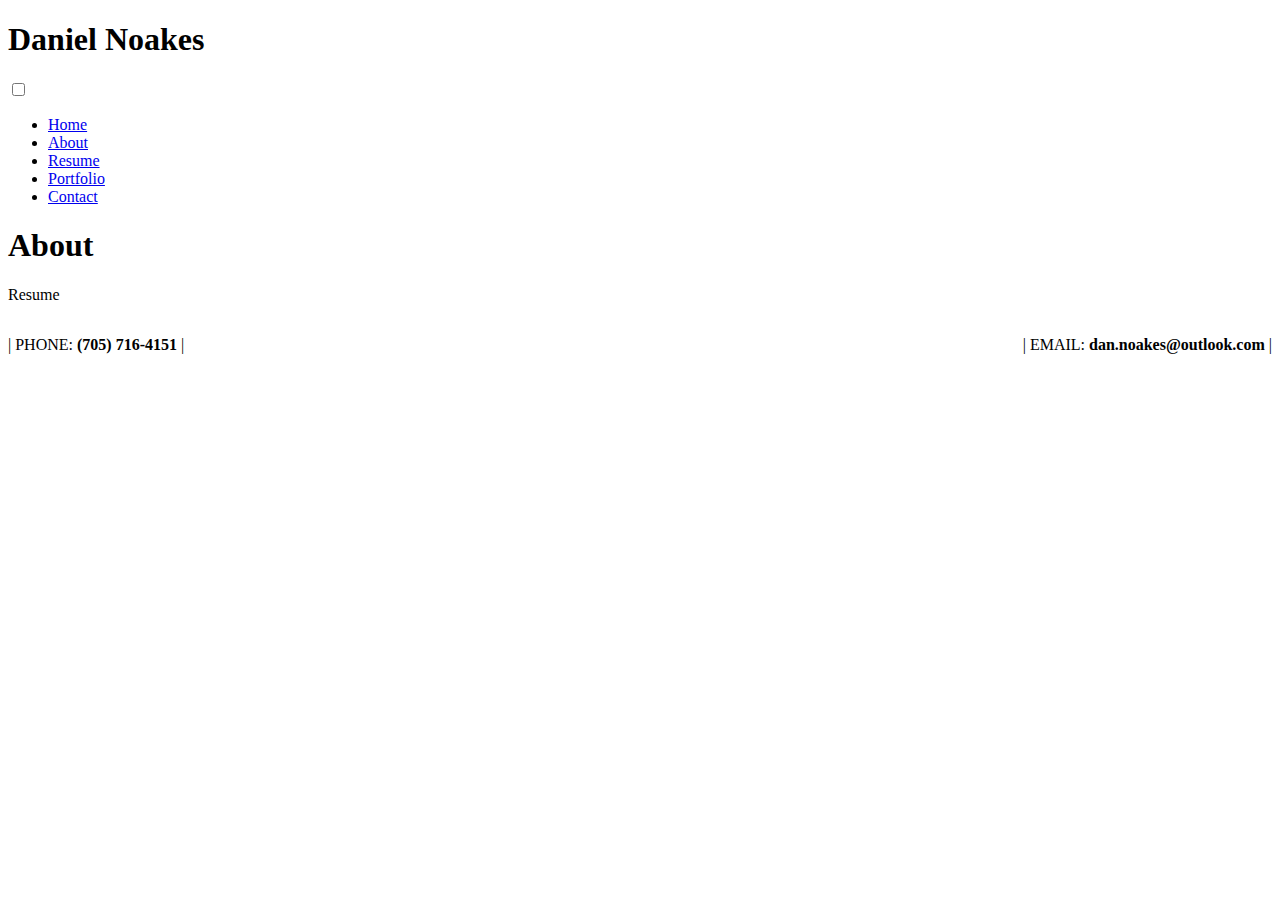
<file: Web/Index.html>
<!DOCTYPE html>
<html>
    <head>
        <title>Home Page</title>
        <meta charset="UTF-8">        
        <link rel="stylesheet" href="C:\Users\DanNo\Documents\PersonalWebPage\Web\Assets\style.css">
        <meta name="viewport" content="width=device-width, initial-scale=1">
    </head>
    <body>
        <!-- Navbar (sit on top) -->
        <header>
            <h1 class="logo">Daniel Noakes</h1>
            <input type="checkbox" id="nav-toggle" class="nav-toggle">
            <nav>
              <ul>
                <li><a href="#Home">Home</a></li>
                <li><a href="#About">About</a></li>
                <li><a href="#Resume">Resume</a></li>
                <li><a href="#">Portfolio</a></li>
                <li><a href="#Contact">Contact</a></li>
              </ul>
            </nav>
            <label for="nav-toggle" class="nav-toggle-label">
              <span></span>
            </label>
        </header>
           
        <!-- <div class="parallax">
              &nbsp;
            </div> -->

            <div class="container"  id="Home">
                <div class="parallax">
                </div>
            </div>
          
            <div class ="container2" id="About">
                <h1>About</h1>
            </div>

            <div class="container">
               <div class="parallax2">
               </div>
            </div>

            <div class ="container2" id="Resume">
                <p>Resume</p>
            </div>

            <div class="container">
                <div class="parallax3">
                </div>
            </div>
          
            <!-- <div class="row">
                <div class="column left">
                  <h2>Column 1</h2>
                  <p>Some text..</p>
                </div>
                <div class="column middle">
                  <h2>Column 2</h2>
                  <p>Some text..</p>
                </div>
                <div class="column right">
                  <h2>Column 3</h2>
                  <p>Some text..</p>
                </div>
              </div> -->
          <!-- <div class="content">
            <h2>Your content would go here</h2>
          </div> -->

        <!-- Footer Section -->
        <footer id="Contact">
            <div class="row" style="clear: both; text-align: center;">
                <!-- <div class="col-md-4"> -->
                        <p style="float: left">| PHONE: <b>(705) 716-4151</b> |</p>
                        <p style="float: right">| EMAIL: <b>dan.noakes@outlook.com</b> |</p>
                    <!-- <p style="text-align: center;">

                        <br><p>(705) 715-4151</p> | <p>dan.noakes@outlook.com </p>| <p><a href="...">LinkedIn</a></p>
                    </p>  -->
            </div>
        </footer>

    </body>
</html>
</file>
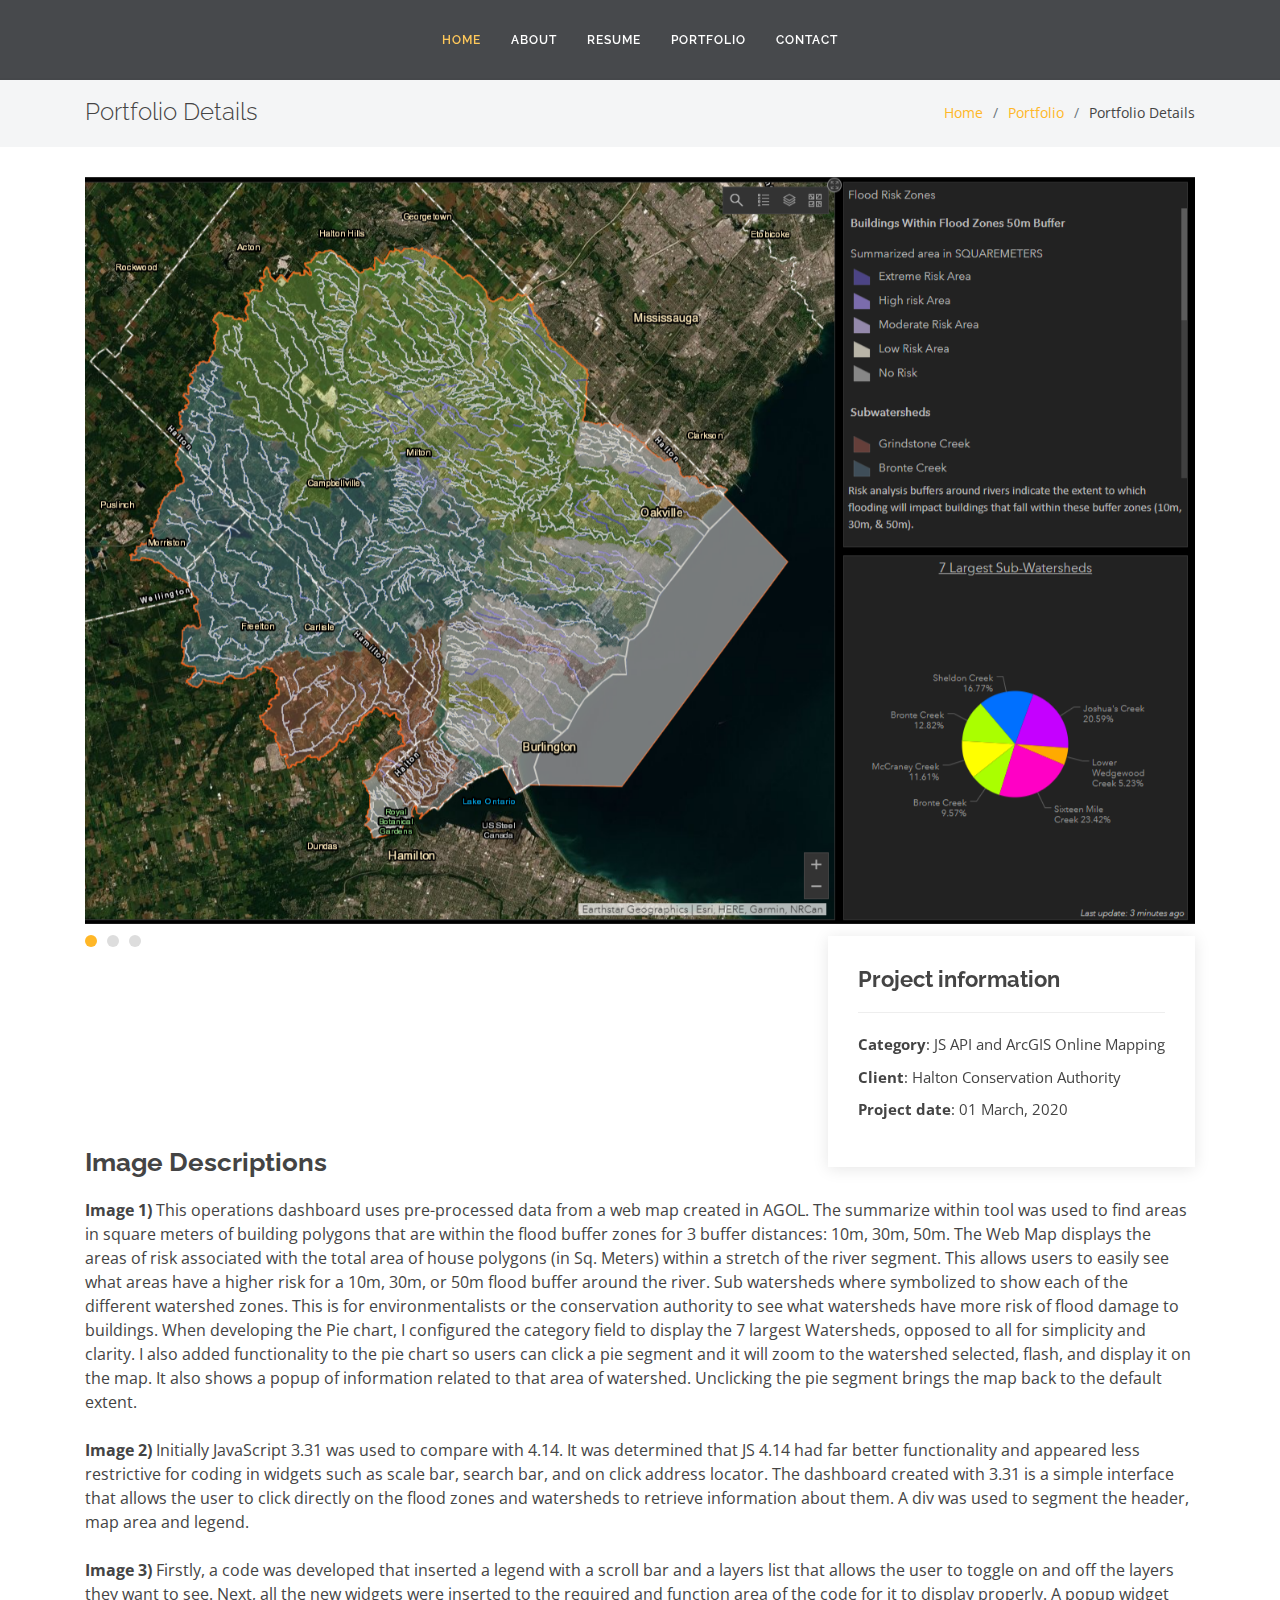
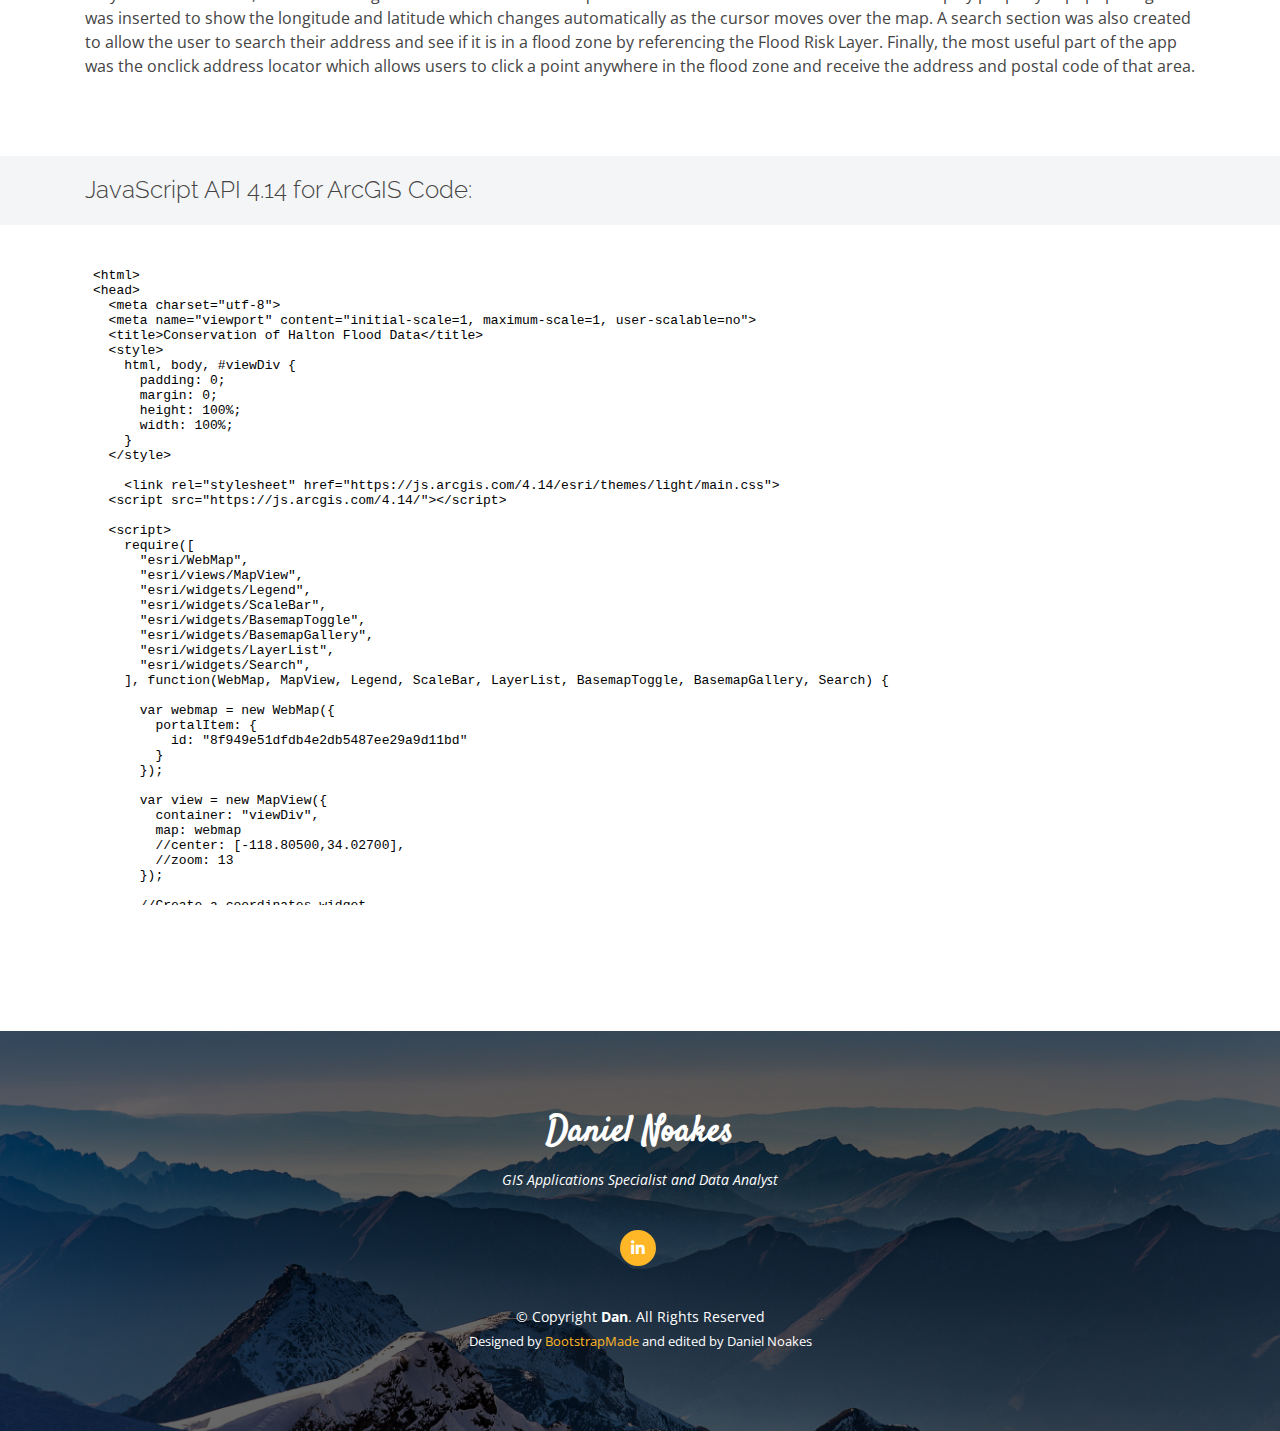
<file: Dan/FloodMapping.html>
<!DOCTYPE html>
<html lang="en">

<head>
  <meta charset="utf-8">
  <meta content="width=device-width, initial-scale=1.0" name="viewport">

  <title>Halton Flood Mapping</title>
  <meta content="" name="descriptison">
  <meta content="" name="keywords">

  <!-- Favicons -->
  <link href="assets/img/favicon.png" rel="icon">
  <link href="assets/img/apple-touch-icon.png" rel="apple-touch-icon">

  <!-- Google Fonts -->
  <link href="https://fonts.googleapis.com/css?family=Open+Sans:300,300i,400,400i,600,600i,700,700i|Raleway:300,300i,400,400i,500,500i,600,600i,700,700i|Satisfy" rel="stylesheet">

  <!-- Vendor CSS Files -->
  <link href="assets/vendor/bootstrap/css/bootstrap.min.css" rel="stylesheet">
  <link href="assets/vendor/icofont/icofont.min.css" rel="stylesheet">
  <link href="assets/vendor/boxicons/css/boxicons.min.css" rel="stylesheet">
  <link href="assets/vendor/owl.carousel/assets/owl.carousel.min.css" rel="stylesheet">
  <link href="assets/vendor/venobox/venobox.css" rel="stylesheet">

  <!-- Template Main CSS File -->
  <link href="assets/css/style.css" rel="stylesheet">

  <!-- =======================================================
  * Template Name: Laura - v2.1.0
  * Template URL: https://bootstrapmade.com/laura-free-creative-bootstrap-theme/
  * Author: BootstrapMade.com
  * License: https://bootstrapmade.com/license/
  ======================================================== -->
</head>

<body>

  <!-- ======= Header ======= -->
  <header id="header" class="fixed-top  d-flex justify-content-center align-items-center ">

    <nav class="nav-menu d-none d-lg-block">
      <ul>
          <li class="active"><a href="index.html">Home</a></li>
          <li><a href="index.html#about">About</a></li>
          <li><a href="index.html#resume">Resume</a></li>
          <li><a href="index.html#portfolio">Portfolio</a></li>
          <li><a href="index.html#contact">Contact</a></li>
  
      </ul>
    </nav><!-- .nav-menu -->

  </header><!-- End Header -->

  <main id="main">

    <!-- ======= Breadcrumbs Section ======= -->
    <section class="breadcrumbs">
      <div class="container">

        <div class="d-flex justify-content-between align-items-center">
          <h2>Portfolio Details</h2>
          <ol>
            <li><a href="index.html">Home</a></li>
            <li><a href="index.html#portfolio">Portfolio</a></li>
            <li>Portfolio Details</li>
          </ol>
        </div>

      </div>
    </section><!-- Breadcrumbs Section -->

    <!-- ======= Portfolio Details Section ======= -->
    <section class="portfolio-details">
      <div class="container">

        <div class="portfolio-details-container">

          <div class="owl-carousel portfolio-details-carousel">
            <img src="assets/img/portfolio/OD_Halton.jpg" class="img-fluid" alt="">
            <img src="assets/img/portfolio/FloodRisk_JSAPI3.PNG" class="img-fluid" alt="">
            <img src="assets/img/portfolio/FloodRisk_JSAPI4.PNG" class="img-fluid" alt="">
          </div>
            <br>
            <br>
            <br>
            <br>
            <br>
            <br>
          <div class="portfolio-info">

            <h3>Project information</h3>
            <ul>
              <li><strong>Category</strong>: JS API and ArcGIS Online Mapping</li>
              <li><strong>Client</strong>: Halton Conservation Authority</li>
              <li><strong>Project date</strong>: 01 March, 2020</li>
              <!-- <li><strong>Project URL</strong>: <a href="#">www.example.com</a></li> -->
            </ul>
          </div>

        </div>

        <div class="portfolio-description">
          <h2>Image Descriptions</h2>
          <p>
            <b>Image 1)</b> This operations dashboard uses pre-processed data from a web map created in AGOL. The summarize within tool was used to find areas in square meters of building polygons that are within the flood buffer zones for 3 buffer distances: 10m, 30m, 50m. The Web Map displays the areas of risk associated with the total area of house polygons (in Sq. Meters) within a stretch of the river segment. This allows users to easily see what areas have a higher risk for a 10m, 30m, or 50m flood buffer around the river. Sub watersheds where symbolized to show each of the different watershed zones. This is for environmentalists or the conservation authority to see what watersheds have more risk of flood damage to buildings. When developing the Pie chart, I configured the category field to display the 7 largest Watersheds, opposed to all for simplicity and clarity. I also added functionality to the pie chart so users can click a pie segment and it will zoom to the watershed selected, flash, and display it on the map. It also shows a popup of information related to that area of watershed. Unclicking the pie segment brings the map back to the default extent.
            <br>
            <br>
            <b>Image 2)</b> Initially JavaScript 3.31 was used to compare with 4.14. It was determined that JS 4.14 had far better functionality and appeared less restrictive for coding in widgets such as scale bar, search bar, and on click address locator. The dashboard created with 3.31 is a simple interface that allows the user to click directly on the flood zones and watersheds to retrieve information about them. A div was used to segment the header, map area and legend.
            <br>
            <br>
            <b>Image 3)</b> Firstly, a code was developed that inserted a legend with a scroll bar and a layers list that allows the user to toggle on and off the layers they want to see. Next, all the new widgets were inserted to the required and function area of the code for it to display properly. A popup widget was inserted to show the longitude and latitude which changes automatically as the cursor moves over the map. A search section was also created to allow the user to search their address and see if it is in a flood zone by referencing the Flood Risk Layer. Finally, the most useful part of the app was the onclick address locator which allows users to click a point anywhere in the flood zone and receive the address and postal code of that area.
          </p>
        </div> 
      </div>

    
    <section class="breadcrumbs">
     
        <div class="container">
          <div class="d-flex justify-content-between align-items-center">
            <h2>JavaScript API 4.14 for ArcGIS Code: </h2>
          </div>
  
        </div>
      </section><!-- Breadcrumbs Section -->
  
      <!-- ======= Portfolio Details Section ======= -->
      <section class="portfolio-details">
        <div class="container">
          <object data="assets/img/portfolio/JavaAPI.txt" type="text/plain"
          width="100%" style="height: 650px">
          <a href="/assets/img/portfolio/JavaAPI.txt">No Support?</a>
          </object>
        </div>
      </section>
    
    </section>
    <!-- End Portfolio Details Section -->

  </main><!-- End #main -->

  <!-- ======= Footer ======= -->
    <!-- ======= Footer ======= -->
    <footer id="footer">
        <div class="container">
          <h3>Daniel Noakes</h3>
          <p>GIS Applications Specialist and Data Analyst</p>
          <div class="social-links">
            <!-- <a href="#" class="instagram"><i class="bx bxl-instagram"></i></a>
            <a href="#" class="google-plus"><i class="bx bxl-skype"></i></a> -->
            <a href="https://www.linkedin.com/in/daniel-noakes-2576401a7/" class="linkedin"><i class="bx bxl-linkedin"></i></a>
          </div>
          <div class="copyright">
            &copy; Copyright <strong><span>Dan</span></strong>. All Rights Reserved
          </div>
          <div class="credits">
            <!-- All the links in the footer should remain intact. -->
            <!-- You can delete the links only if you purchased the pro version. -->
            <!-- Licensing information: https://bootstrapmade.com/license/ -->
            <!-- Purchase the pro version with working PHP/AJAX contact form: https://bootstrapmade.com/laura-free-creative-bootstrap-theme/ -->
            Designed by <a href="https://bootstrapmade.com/">BootstrapMade</a> and edited by Daniel Noakes
          </div>
        </div>
      </footer><!-- End Footer -->
    
      <a href="#" class="back-to-top"><i class="icofont-simple-up"></i></a>
    
      <!-- Vendor JS Files -->
      <script src="assets/vendor/jquery/jquery.min.js"></script>
      <script src="assets/vendor/bootstrap/js/bootstrap.bundle.min.js"></script>
      <script src="assets/vendor/jquery.easing/jquery.easing.min.js"></script>
      <script src="assets/vendor/php-email-form/validate.js"></script>
      <script src="assets/vendor/waypoints/jquery.waypoints.min.js"></script>
      <script src="assets/vendor/counterup/counterup.min.js"></script>
      <script src="assets/vendor/owl.carousel/owl.carousel.min.js"></script>
      <script src="assets/vendor/isotope-layout/isotope.pkgd.min.js"></script>
      <script src="assets/vendor/venobox/venobox.min.js"></script>
    
      <!-- Template Main JS File -->
      <script src="assets/js/main.js"></script>

</body>

</html>
</file>
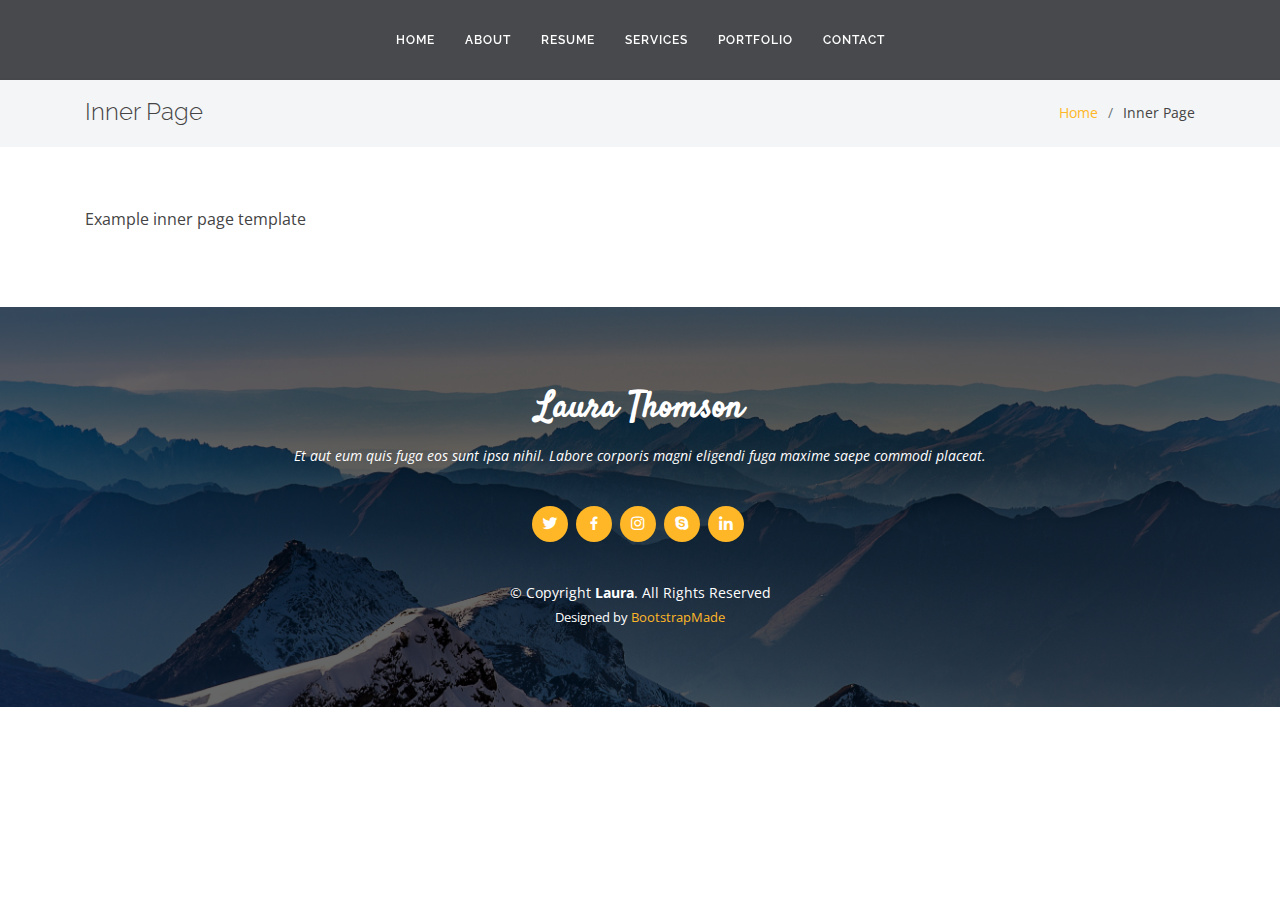
<file: Dan/inner-page.html>
<!DOCTYPE html>
<html lang="en">

<head>
  <meta charset="utf-8">
  <meta content="width=device-width, initial-scale=1.0" name="viewport">

  <title>Inner Page - Laura Bootstrap Template</title>
  <meta content="" name="descriptison">
  <meta content="" name="keywords">

  <!-- Favicons -->
  <link href="assets/img/favicon.png" rel="icon">
  <link href="assets/img/apple-touch-icon.png" rel="apple-touch-icon">

  <!-- Google Fonts -->
  <link href="https://fonts.googleapis.com/css?family=Open+Sans:300,300i,400,400i,600,600i,700,700i|Raleway:300,300i,400,400i,500,500i,600,600i,700,700i|Satisfy" rel="stylesheet">

  <!-- Vendor CSS Files -->
  <link href="assets/vendor/bootstrap/css/bootstrap.min.css" rel="stylesheet">
  <link href="assets/vendor/icofont/icofont.min.css" rel="stylesheet">
  <link href="assets/vendor/boxicons/css/boxicons.min.css" rel="stylesheet">
  <link href="assets/vendor/owl.carousel/assets/owl.carousel.min.css" rel="stylesheet">
  <link href="assets/vendor/venobox/venobox.css" rel="stylesheet">

  <!-- Template Main CSS File -->
  <link href="assets/css/style.css" rel="stylesheet">

  <!-- =======================================================
  * Template Name: Laura - v2.1.0
  * Template URL: https://bootstrapmade.com/laura-free-creative-bootstrap-theme/
  * Author: BootstrapMade.com
  * License: https://bootstrapmade.com/license/
  ======================================================== -->
</head>

<body>

  <!-- ======= Header ======= -->
  <header id="header" class="fixed-top  d-flex justify-content-center align-items-center ">

    <nav class="nav-menu d-none d-lg-block">
      <ul>
        <li><a href="index.html">Home</a></li>
        <li><a href="#about">About</a></li>
        <li><a href="#resume">Resume</a></li>
        <li><a href="#services">Services</a></li>
        <li><a href="#portfolio">Portfolio</a></li>
        <li><a href="#contact">Contact</a></li>

      </ul>
    </nav><!-- .nav-menu -->

  </header><!-- End Header -->

  <main id="main">

    <!-- ======= Breadcrumbs ======= -->
    <section class="breadcrumbs">
      <div class="container">

        <div class="d-flex justify-content-between align-items-center">
          <h2>Inner Page</h2>
          <ol>
            <li><a href="index.html">Home</a></li>
            <li>Inner Page</li>
          </ol>
        </div>

      </div>
    </section><!-- End Breadcrumbs -->

    <section class="inner-page">
      <div class="container">
        <p>
          Example inner page template
        </p>
      </div>
    </section>

  </main><!-- End #main -->

  <!-- ======= Footer ======= -->
  <footer id="footer">
    <div class="container">
      <h3>Laura Thomson</h3>
      <p>Et aut eum quis fuga eos sunt ipsa nihil. Labore corporis magni eligendi fuga maxime saepe commodi placeat.</p>
      <div class="social-links">
        <a href="#" class="twitter"><i class="bx bxl-twitter"></i></a>
        <a href="#" class="facebook"><i class="bx bxl-facebook"></i></a>
        <a href="#" class="instagram"><i class="bx bxl-instagram"></i></a>
        <a href="#" class="google-plus"><i class="bx bxl-skype"></i></a>
        <a href="#" class="linkedin"><i class="bx bxl-linkedin"></i></a>
      </div>
      <div class="copyright">
        &copy; Copyright <strong><span>Laura</span></strong>. All Rights Reserved
      </div>
      <div class="credits">
        <!-- All the links in the footer should remain intact. -->
        <!-- You can delete the links only if you purchased the pro version. -->
        <!-- Licensing information: https://bootstrapmade.com/license/ -->
        <!-- Purchase the pro version with working PHP/AJAX contact form: https://bootstrapmade.com/laura-free-creative-bootstrap-theme/ -->
        Designed by <a href="https://bootstrapmade.com/">BootstrapMade</a>
      </div>
    </div>
  </footer><!-- End Footer -->

  <a href="#" class="back-to-top"><i class="icofont-simple-up"></i></a>

  <!-- Vendor JS Files -->
  <script src="assets/vendor/jquery/jquery.min.js"></script>
  <script src="assets/vendor/bootstrap/js/bootstrap.bundle.min.js"></script>
  <script src="assets/vendor/jquery.easing/jquery.easing.min.js"></script>
  <script src="assets/vendor/php-email-form/validate.js"></script>
  <script src="assets/vendor/waypoints/jquery.waypoints.min.js"></script>
  <script src="assets/vendor/counterup/counterup.min.js"></script>
  <script src="assets/vendor/owl.carousel/owl.carousel.min.js"></script>
  <script src="assets/vendor/isotope-layout/isotope.pkgd.min.js"></script>
  <script src="assets/vendor/venobox/venobox.min.js"></script>

  <!-- Template Main JS File -->
  <script src="assets/js/main.js"></script>

</body>

</html>
</file>
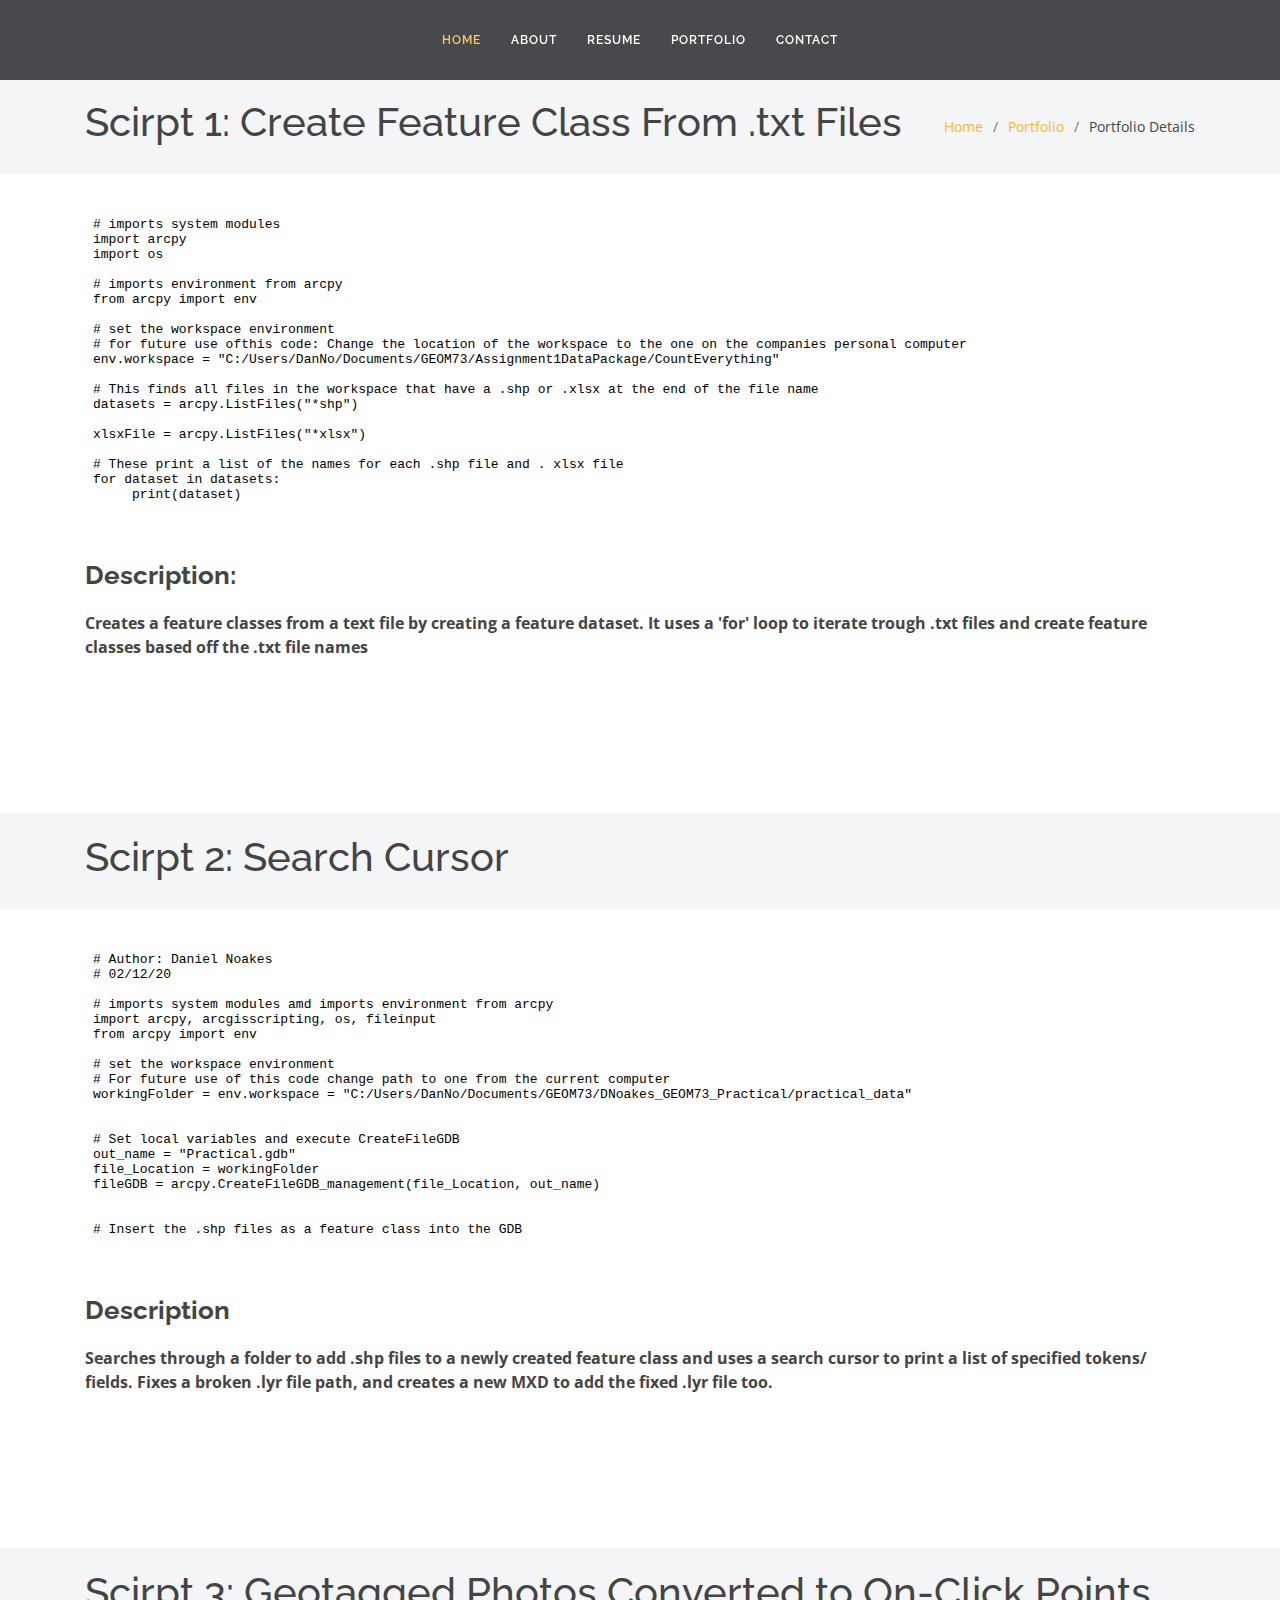
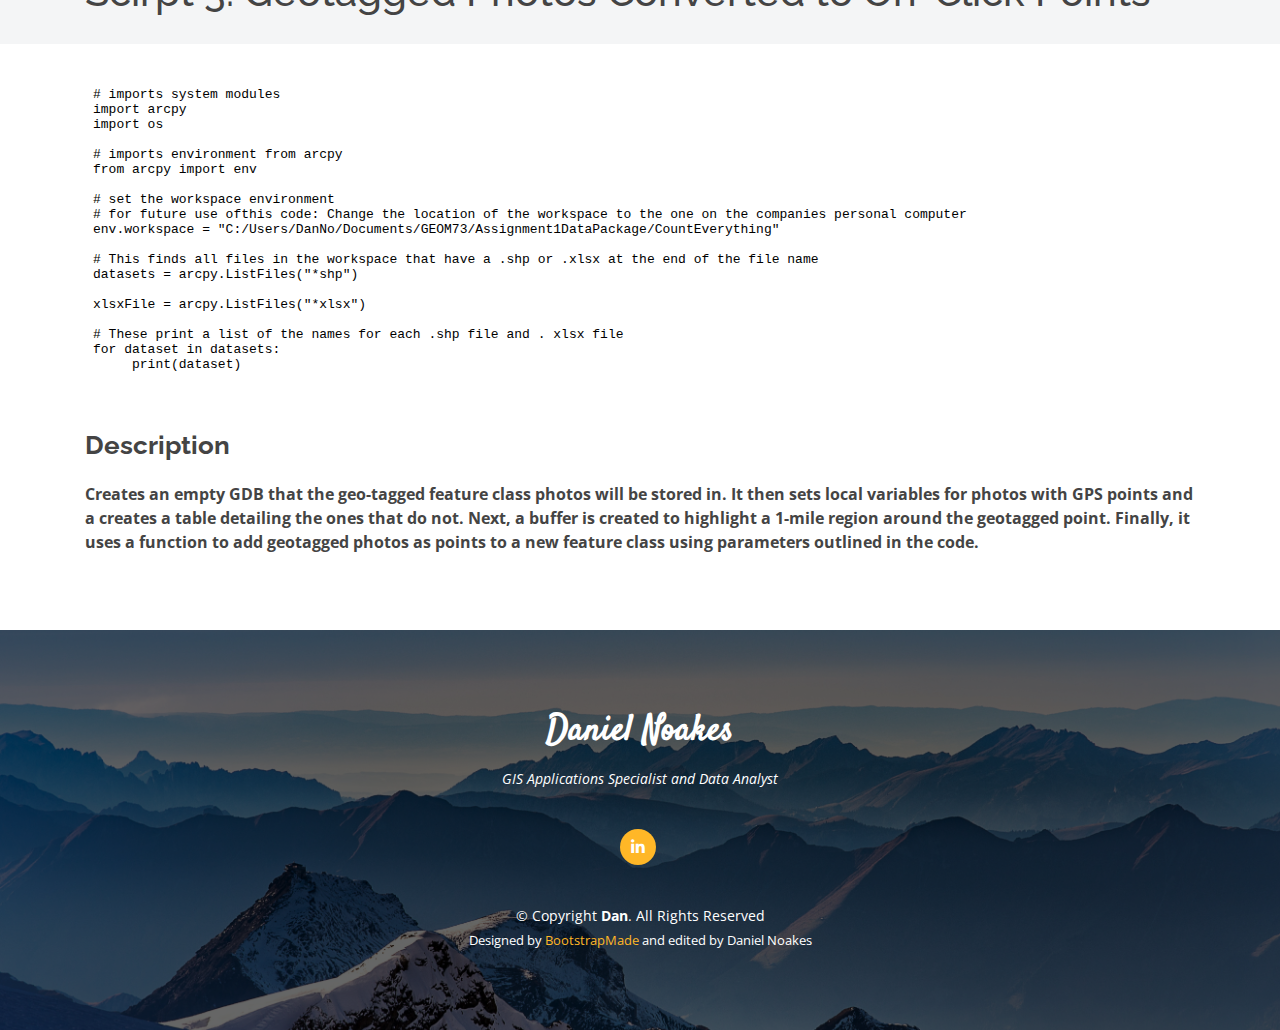
<file: Dan/Scripts1.html>
<!DOCTYPE html>
<html lang="en">

<head>
  <meta charset="utf-8">
  <meta content="width=device-width, initial-scale=1.0" name="viewport">

  <title>Geoprocessing Scirpts</title>
  <meta content="" name="descriptison">
  <meta content="" name="keywords">

  <!-- Favicons -->
  <link href="assets/img/favicon.png" rel="icon">
  <link href="assets/img/apple-touch-icon.png" rel="apple-touch-icon">

  <!-- Google Fonts -->
  <link href="https://fonts.googleapis.com/css?family=Open+Sans:300,300i,400,400i,600,600i,700,700i|Raleway:300,300i,400,400i,500,500i,600,600i,700,700i|Satisfy" rel="stylesheet">

  <!-- Vendor CSS Files -->
  <link href="assets/vendor/bootstrap/css/bootstrap.min.css" rel="stylesheet">
  <link href="assets/vendor/icofont/icofont.min.css" rel="stylesheet">
  <link href="assets/vendor/boxicons/css/boxicons.min.css" rel="stylesheet">
  <link href="assets/vendor/owl.carousel/assets/owl.carousel.min.css" rel="stylesheet">
  <link href="assets/vendor/venobox/venobox.css" rel="stylesheet">

  <!-- Template Main CSS File -->
  <link href="assets/css/style.css" rel="stylesheet">

  <!-- =======================================================
  * Template Name: Laura - v2.1.0
  * Template URL: https://bootstrapmade.com/laura-free-creative-bootstrap-theme/
  * Author: BootstrapMade.com
  * License: https://bootstrapmade.com/license/
  ======================================================== -->
</head>

<body>

  <!-- ======= Header ======= -->
  <header id="header" class="fixed-top  d-flex justify-content-center align-items-center ">

    <nav class="nav-menu d-none d-lg-block">
      <ul>
          <li class="active"><a href="index.html">Home</a></li>
          <li><a href="index.html#about">About</a></li>
          <li><a href="index.html#resume">Resume</a></li>
          <li><a href="index.html#portfolio">Portfolio</a></li>
          <li><a href="index.html#contact">Contact</a></li>
  
      </ul>
    </nav><!-- .nav-menu -->

  </header><!-- End Header -->

  <main id="main">

    <!-- ======= Breadcrumbs Section ======= -->
   <!-- Script 1 -->
    <section class="breadcrumbs">
     
      <div class="container">
        <div class="d-flex justify-content-between align-items-center">
          <h1>Scirpt 1: Create Feature Class From .txt Files</h1>
          <ol>
            <li><a href="index.html">Home</a></li>
            <li><a href="index.html#portfolio">Portfolio</a></li>
            <li>Portfolio Details</li>
          </ol>
        </div>

      </div>
    </section><!-- Breadcrumbs Section -->

    <!-- ======= Portfolio Details Section ======= -->
    <section class="portfolio-details">
      <div class="container">

        <object data="assets/img/portfolio/CountAndList_Files.txt" type="text/plain"
        width="100%" style="height: 300px">
        <a href="assets/img/portfolio/CreateFC_if_txt.txt">No Support?</a>
        </object>

        <div class="portfolio-description">
          <h2>Description:</h2>
          <p>
            <b>Creates a feature classes from a text file by creating a feature dataset. It uses a 'for' loop to iterate trough .txt files and create feature classes based off the .txt file names</b>
          </p>
        </div>
      </div>
    </section><!-- End Portfolio Details Section -->
  
  <!-- Script 2 -->
    <!-- ======= Breadcrumbs Section ======= -->
   
    <section class="breadcrumbs">
     
        <div class="container">
          <div class="d-flex justify-content-between align-items-center">
            <h1>Scirpt 2: Search Cursor</h1>
          </div>
  
        </div>
      </section><!-- Breadcrumbs Section -->
  
      <!-- ======= Portfolio Details Section ======= -->
      <section class="portfolio-details">
        <div class="container">
  
          <object data="assets/img/portfolio/SearchCursor.txt" type="text/plain"
          width="100%" style="height: 300px">
          <a href="/assets/img/portfolio/SearchCursor.txt">No Support?</a>
          </object>
  
          <div class="portfolio-description">
            <h2>Description</h2>
            <p>
              <b>Searches through a folder to add .shp files to a newly created feature class and uses a search cursor to print a list of 
              specified tokens/ fields. Fixes a broken .lyr file path, and creates a new MXD to add the fixed .lyr file too.</b> 
            </p>
          </div>
        </div>
      </section><!-- End Portfolio Details Section -->

  <!-- Script 3 -->
    <!-- ======= Breadcrumbs Section ======= -->
   
    <section class="breadcrumbs">
     
        <div class="container">
          <div class="d-flex justify-content-between align-items-center">
            <h1>Scirpt 3: Geotagged Photos Converted to On-Click Points</h1>
          </div>
  
        </div>
      </section><!-- Breadcrumbs Section -->
  
      <!-- ======= Portfolio Details Section ======= -->
      <section class="portfolio-details">
        <div class="container">
  
          <object data="assets/img/portfolio/CountAndList_Files.txt" type="text/plain"
          width="100%" style="height: 300px">
          <a href="/assets/img/portfolio/CountAndList_Files.txt">No Support?</a>
          </object>
  
          <div class="portfolio-description">
            <h2>Description</h2>
            <p>
              <b>Creates an empty GDB that the geo-tagged feature class photos will be stored in. It then sets local variables for photos with GPS 
                points and a creates a table detailing the ones that do not. Next, a buffer is created to highlight a 1-mile region around the 
                geotagged point. Finally, it uses a function to add geotagged photos as points to a new feature class using parameters outlined in 
                the code.</b> 
            </p>
          </div>
        </div>
      </section><!-- End Portfolio Details Section -->

  </main><!-- End #main -->

  <!-- ======= Footer ======= -->
    <!-- ======= Footer ======= -->
    <footer id="footer">
        <div class="container">
          <h3>Daniel Noakes</h3>
          <p>GIS Applications Specialist and Data Analyst</p>
          <div class="social-links">
            <!-- <a href="#" class="instagram"><i class="bx bxl-instagram"></i></a>
            <a href="#" class="google-plus"><i class="bx bxl-skype"></i></a> -->
            <a href="https://www.linkedin.com/in/daniel-noakes-2576401a7/" class="linkedin"><i class="bx bxl-linkedin"></i></a>
          </div>
          <div class="copyright">
            &copy; Copyright <strong><span>Dan</span></strong>. All Rights Reserved
          </div>
          <div class="credits">
            <!-- All the links in the footer should remain intact. -->
            <!-- You can delete the links only if you purchased the pro version. -->
            <!-- Licensing information: https://bootstrapmade.com/license/ -->
            <!-- Purchase the pro version with working PHP/AJAX contact form: https://bootstrapmade.com/laura-free-creative-bootstrap-theme/ -->
            Designed by <a href="https://bootstrapmade.com/">BootstrapMade</a> and edited by Daniel Noakes
          </div>
        </div>
      </footer><!-- End Footer -->
    
      <a href="#" class="back-to-top"><i class="icofont-simple-up"></i></a>
    
      <!-- Vendor JS Files -->
      <script src="assets/vendor/jquery/jquery.min.js"></script>
      <script src="assets/vendor/bootstrap/js/bootstrap.bundle.min.js"></script>
      <script src="assets/vendor/jquery.easing/jquery.easing.min.js"></script>
      <script src="assets/vendor/php-email-form/validate.js"></script>
      <script src="assets/vendor/waypoints/jquery.waypoints.min.js"></script>
      <script src="assets/vendor/counterup/counterup.min.js"></script>
      <script src="assets/vendor/owl.carousel/owl.carousel.min.js"></script>
      <script src="assets/vendor/isotope-layout/isotope.pkgd.min.js"></script>
      <script src="assets/vendor/venobox/venobox.min.js"></script>
    
      <!-- Template Main JS File -->
      <script src="assets/js/main.js"></script>

</body>

</html>
</file>
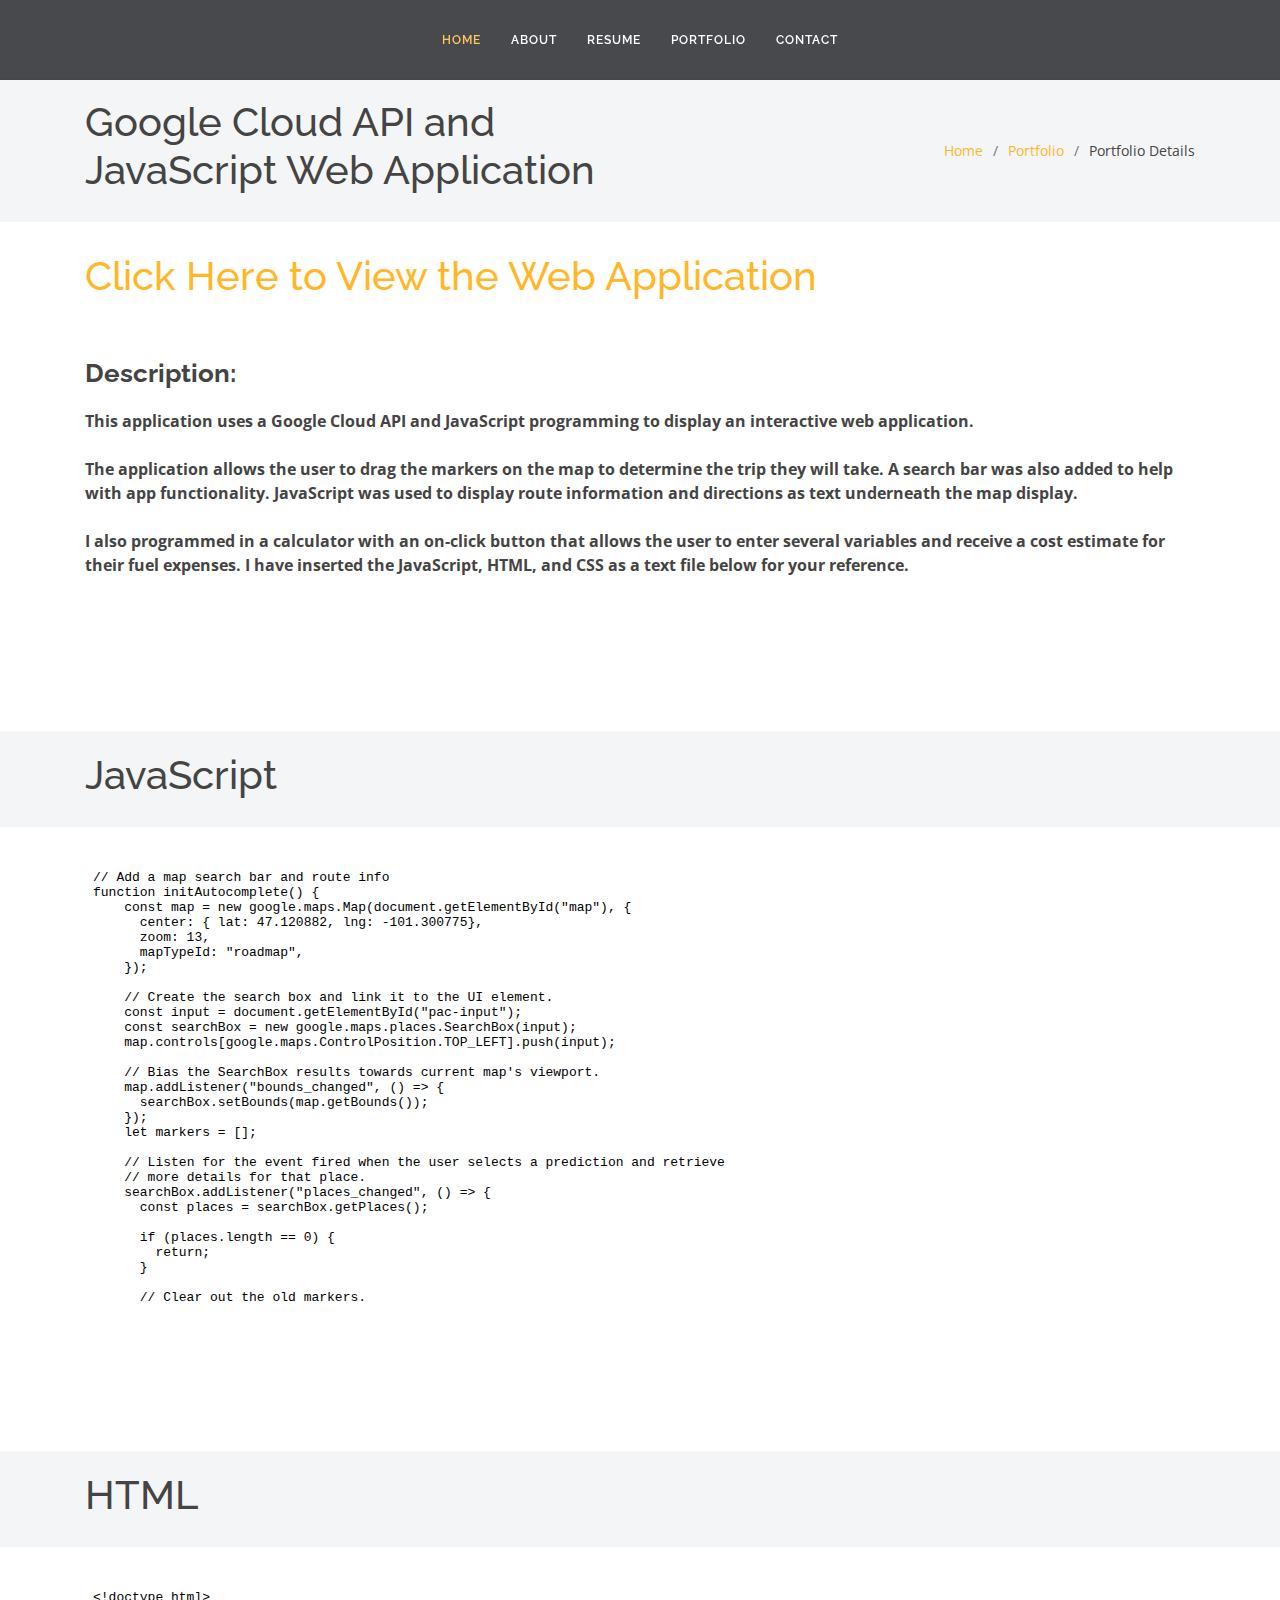
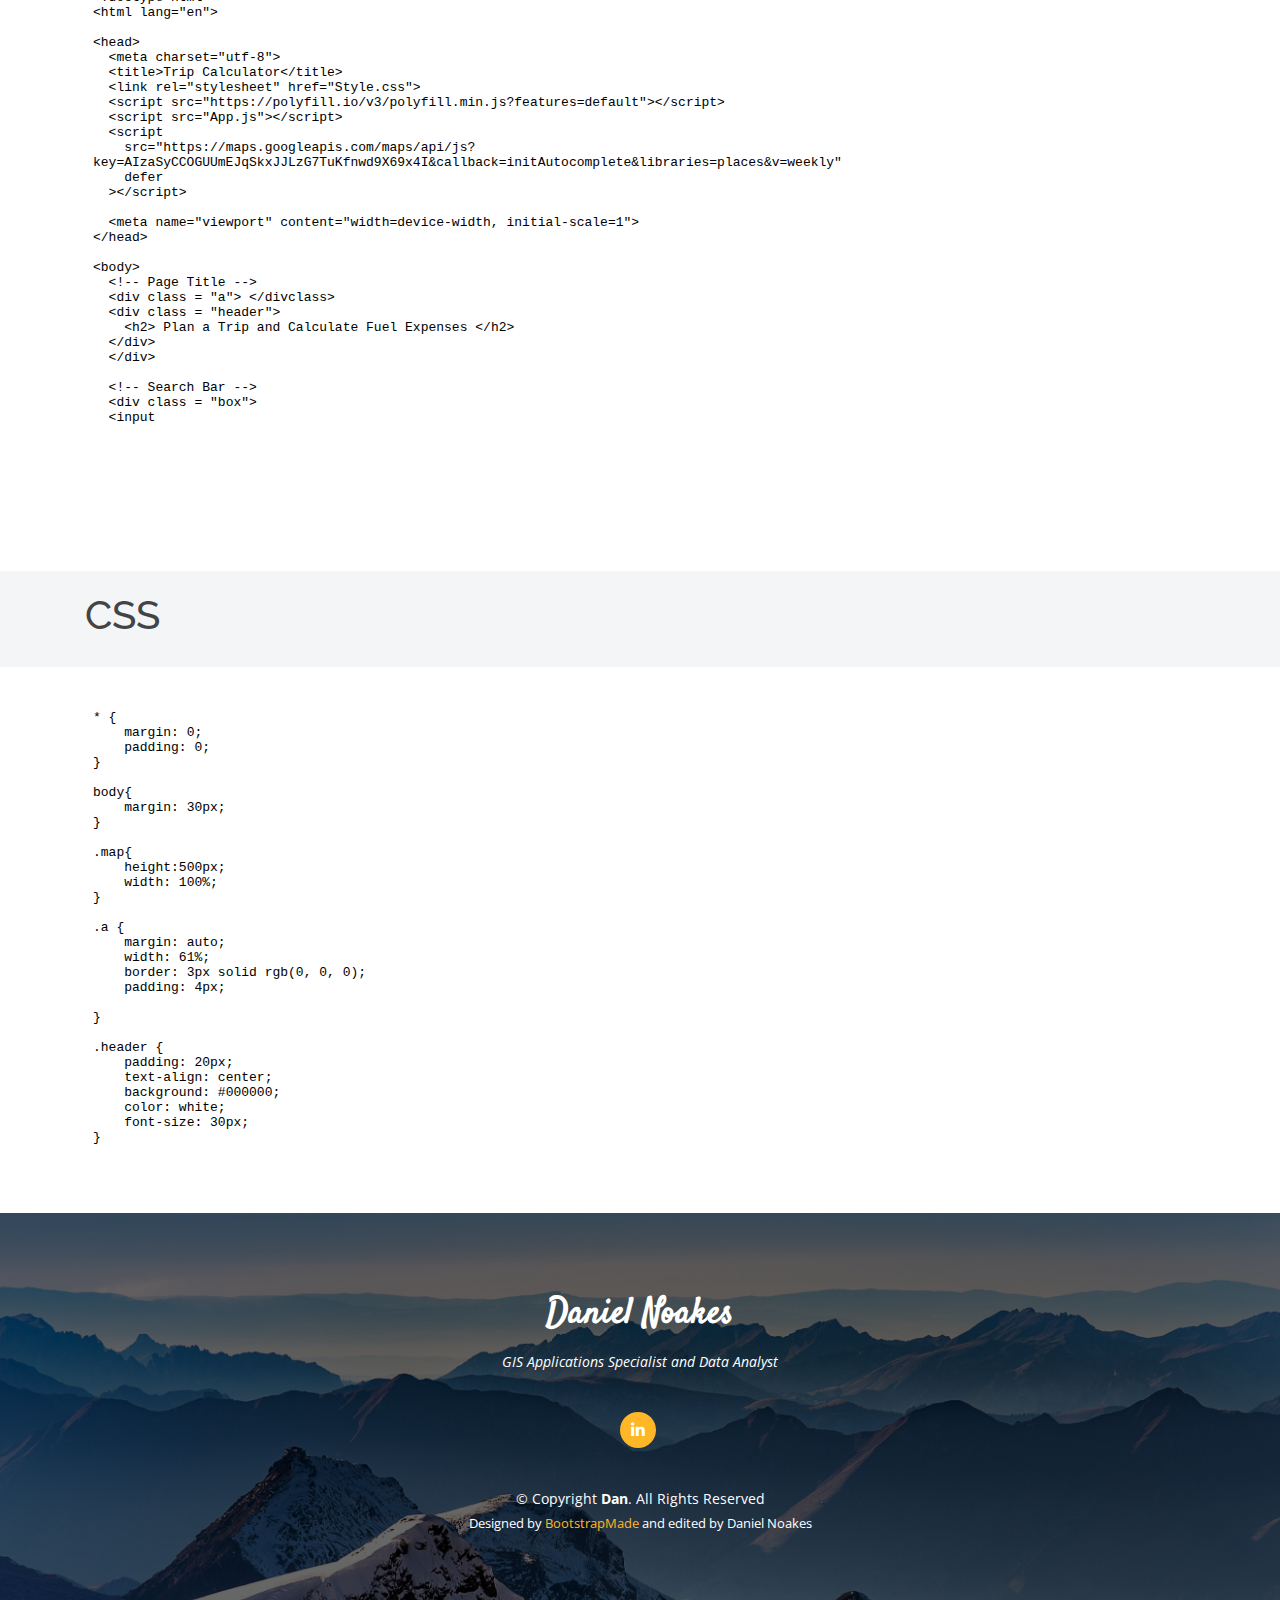
<file: Dan/Scripts2.html>
<!DOCTYPE html>
<html lang="en">

<head>
  <meta charset="utf-8">
  <meta content="width=device-width, initial-scale=1.0" name="viewport">

  <title>Geoprocessing Scirpts</title>
  <meta content="" name="descriptison">
  <meta content="" name="keywords">

  <!-- Favicons -->
  <link href="assets/img/favicon.png" rel="icon">
  <link href="assets/img/apple-touch-icon.png" rel="apple-touch-icon">

  <!-- Google Fonts -->
  <link href="https://fonts.googleapis.com/css?family=Open+Sans:300,300i,400,400i,600,600i,700,700i|Raleway:300,300i,400,400i,500,500i,600,600i,700,700i|Satisfy" rel="stylesheet">

  <!-- Vendor CSS Files -->
  <link href="assets/vendor/bootstrap/css/bootstrap.min.css" rel="stylesheet">
  <link href="assets/vendor/icofont/icofont.min.css" rel="stylesheet">
  <link href="assets/vendor/boxicons/css/boxicons.min.css" rel="stylesheet">
  <link href="assets/vendor/owl.carousel/assets/owl.carousel.min.css" rel="stylesheet">
  <link href="assets/vendor/venobox/venobox.css" rel="stylesheet">

  <!-- Template Main CSS File -->
  <link href="assets/css/style.css" rel="stylesheet">

  <!-- =======================================================
  * Template Name: Laura - v2.1.0
  * Template URL: https://bootstrapmade.com/laura-free-creative-bootstrap-theme/
  * Author: BootstrapMade.com
  * License: https://bootstrapmade.com/license/
  ======================================================== -->
</head>

<body>

  <!-- ======= Header ======= -->
  <header id="header" class="fixed-top  d-flex justify-content-center align-items-center ">

    <nav class="nav-menu d-none d-lg-block">
      <ul>
          <li class="active"><a href="index.html">Home</a></li>
          <li><a href="index.html#about">About</a></li>
          <li><a href="index.html#resume">Resume</a></li>
          <li><a href="index.html#portfolio">Portfolio</a></li>
          <li><a href="index.html#contact">Contact</a></li>
  
      </ul>
    </nav><!-- .nav-menu -->

  </header><!-- End Header -->

  <main id="main">

    <!-- ======= Breadcrumbs Section ======= -->
   <!-- Script 1 -->
    <section class="breadcrumbs">
     
      <div class="container">
        <div class="d-flex justify-content-between align-items-center">
          <h1>Google Cloud API and <br>
            JavaScript Web Application</h1>
          <ol>
            <li><a href="index.html">Home</a></li>
            <li><a href="index.html#portfolio">Portfolio</a></li>
            <li>Portfolio Details</li>
          </ol>
        </div>

      </div>
    </section><!-- Breadcrumbs Section -->

    <!-- ======= Portfolio Details Section ======= -->
    <section class="portfolio-details">
      <div class="container">
        <h1>
          <a href="https://dnoakes1.github.io/TripCalculator/Index.html" target="_blank">Click Here to View the Web Application</a>
        </h1>
        <div class="portfolio-description">
          <h2>Description:</h2>
          <p>
            <b>
              This application uses a Google Cloud API and JavaScript programming to display an interactive web application. 
              <br>
              <br>
              The application allows the user to drag the markers on the map to determine the trip they will take. A search bar was also added to help with app functionality. JavaScript was used to display route information and directions as text underneath the map display.
              <br>
              <br>
              I also programmed in a calculator with an on-click button that allows the user to enter several variables and receive a cost estimate for their fuel expenses.
              I have inserted the JavaScript, HTML, and CSS as a text file below for your reference.
            </b>
          </p>
        </div>
      </div>
    </section><!-- End Portfolio Details Section -->
  
  <!-- JavaScript -->
    <!-- ======= Breadcrumbs Section ======= -->
   
    <section class="breadcrumbs">
     
        <div class="container">
          <div class="d-flex justify-content-between align-items-center">
            <h1>JavaScript</h1>
          </div>
  
        </div>
      </section><!-- Breadcrumbs Section -->
  
      <!-- ======= Portfolio Details Section ======= -->
      <section class="portfolio-details">
        <div class="container">
  
          <object data="assets/img/portfolio/TripCalcJS.txt" type="text/plain"
          width="100%" style="height: 450px">
          <a href="/assets/img/portfolio/TripCalcJS.txt">No Support?</a>
          </object>
        </div>
      </section><!-- End Portfolio Details Section -->

  <!-- HTML -->
    <!-- ======= Breadcrumbs Section ======= -->
   
    <section class="breadcrumbs">
     
        <div class="container">
          <div class="d-flex justify-content-between align-items-center">
            <h1>HTML</h1>
          </div>
  
        </div>
      </section><!-- Breadcrumbs Section -->
  
      <!-- ======= Portfolio Details Section ======= -->
      <section class="portfolio-details">
        <div class="container">
  
          <object data="assets/img/portfolio/TripCalc.txt" type="text/plain"
          width="100%" style="height: 450px">
          <a href="/assets/img/portfolio/TripCalc.txt">No Support?</a>
          </object>
        </div>
      </section><!-- End Portfolio Details Section -->

  <!-- CSS -->
    <!-- ======= Breadcrumbs Section ======= -->
   
    <section class="breadcrumbs">
     
        <div class="container">
          <div class="d-flex justify-content-between align-items-center">
            <h1>CSS</h1>
          </div>
  
        </div>
      </section><!-- Breadcrumbs Section -->
  
      <!-- ======= Portfolio Details Section ======= -->
      <section class="portfolio-details">
        <div class="container">
  
          <object data="assets/img/portfolio/TripCalcCSS.txt" type="text/plain"
          width="100%" style="height: 450px">
          <a href="/assets/img/portfolio/TripCalcCSS.txt">No Support?</a>
          </object>
        </div>
      </section><!-- End Portfolio Details Section -->

  </main><!-- End #main -->

  <!-- ======= Footer ======= -->
    <!-- ======= Footer ======= -->
    <footer id="footer">
        <div class="container">
          <h3>Daniel Noakes</h3>
          <p>GIS Applications Specialist and Data Analyst</p>
          <div class="social-links">
            <!-- <a href="#" class="instagram"><i class="bx bxl-instagram"></i></a>
            <a href="#" class="google-plus"><i class="bx bxl-skype"></i></a> -->
            <a href="https://www.linkedin.com/in/daniel-noakes-2576401a7/" class="linkedin"><i class="bx bxl-linkedin"></i></a>
          </div>
          <div class="copyright">
            &copy; Copyright <strong><span>Dan</span></strong>. All Rights Reserved
          </div>
          <div class="credits">
            <!-- All the links in the footer should remain intact. -->
            <!-- You can delete the links only if you purchased the pro version. -->
            <!-- Licensing information: https://bootstrapmade.com/license/ -->
            <!-- Purchase the pro version with working PHP/AJAX contact form: https://bootstrapmade.com/laura-free-creative-bootstrap-theme/ -->
            Designed by <a href="https://bootstrapmade.com/">BootstrapMade</a> and edited by Daniel Noakes
          </div>
        </div>
      </footer><!-- End Footer -->
    
      <a href="#" class="back-to-top"><i class="icofont-simple-up"></i></a>
    
      <!-- Vendor JS Files -->
      <script src="assets/vendor/jquery/jquery.min.js"></script>
      <script src="assets/vendor/bootstrap/js/bootstrap.bundle.min.js"></script>
      <script src="assets/vendor/jquery.easing/jquery.easing.min.js"></script>
      <script src="assets/vendor/php-email-form/validate.js"></script>
      <script src="assets/vendor/waypoints/jquery.waypoints.min.js"></script>
      <script src="assets/vendor/counterup/counterup.min.js"></script>
      <script src="assets/vendor/owl.carousel/owl.carousel.min.js"></script>
      <script src="assets/vendor/isotope-layout/isotope.pkgd.min.js"></script>
      <script src="assets/vendor/venobox/venobox.min.js"></script>
    
      <!-- Template Main JS File -->
      <script src="assets/js/main.js"></script>

</body>

</html>
</file>
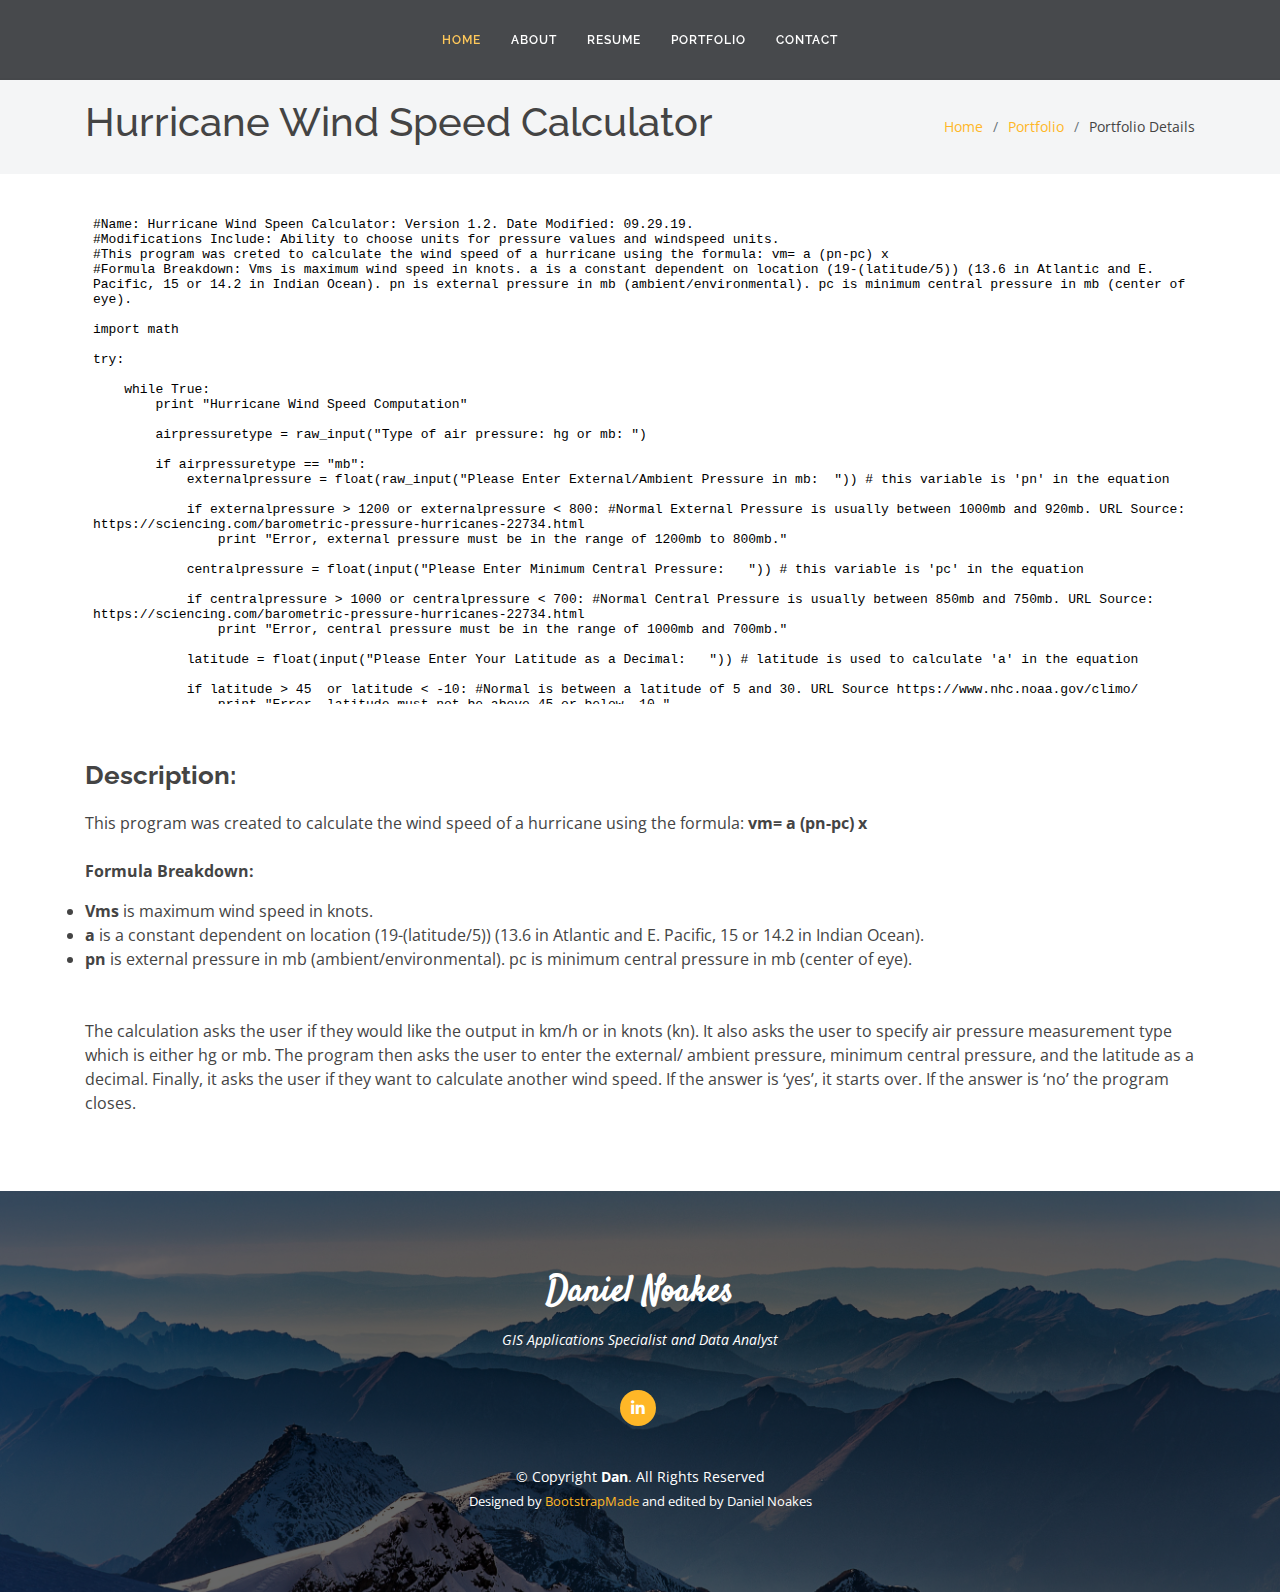
<file: Dan/WindSpeed.html>
<!DOCTYPE html>
<html lang="en">

<head>
  <meta charset="utf-8">
  <meta content="width=device-width, initial-scale=1.0" name="viewport">

  <title>Wind Speed Calculator</title>
  <meta content="" name="descriptison">
  <meta content="" name="keywords">

  <!-- Favicons -->
  <link href="assets/img/favicon.png" rel="icon">
  <link href="assets/img/apple-touch-icon.png" rel="apple-touch-icon">

  <!-- Google Fonts -->
  <link href="https://fonts.googleapis.com/css?family=Open+Sans:300,300i,400,400i,600,600i,700,700i|Raleway:300,300i,400,400i,500,500i,600,600i,700,700i|Satisfy" rel="stylesheet">

  <!-- Vendor CSS Files -->
  <link href="assets/vendor/bootstrap/css/bootstrap.min.css" rel="stylesheet">
  <link href="assets/vendor/icofont/icofont.min.css" rel="stylesheet">
  <link href="assets/vendor/boxicons/css/boxicons.min.css" rel="stylesheet">
  <link href="assets/vendor/owl.carousel/assets/owl.carousel.min.css" rel="stylesheet">
  <link href="assets/vendor/venobox/venobox.css" rel="stylesheet">

  <!-- Template Main CSS File -->
  <link href="assets/css/style.css" rel="stylesheet">

  <!-- =======================================================
  * Template Name: Laura - v2.1.0
  * Template URL: https://bootstrapmade.com/laura-free-creative-bootstrap-theme/
  * Author: BootstrapMade.com
  * License: https://bootstrapmade.com/license/
  ======================================================== -->
</head>

<body>

  <!-- ======= Header ======= -->
  <header id="header" class="fixed-top  d-flex justify-content-center align-items-center ">

    <nav class="nav-menu d-none d-lg-block">
      <ul>
          <li class="active"><a href="index.html">Home</a></li>
          <li><a href="index.html#about">About</a></li>
          <li><a href="index.html#resume">Resume</a></li>
          <li><a href="index.html#portfolio">Portfolio</a></li>
          <li><a href="index.html#contact">Contact</a></li>
  
      </ul>
    </nav><!-- .nav-menu -->

  </header><!-- End Header -->

  <main id="main">

    <!-- ======= Breadcrumbs Section ======= -->
   <!-- Script 1 -->
    <section class="breadcrumbs">
      <div class="container">
        <div class="d-flex justify-content-between align-items-center">
          <h1>Hurricane Wind Speed Calculator</h1>
          <ol>
            <li><a href="index.html">Home</a></li>
            <li><a href="index.html#portfolio">Portfolio</a></li>
            <li>Portfolio Details</li>
          </ol>
        </div>

      </div>
    </section><!-- Breadcrumbs Section -->

    <!-- ======= Portfolio Details Section ======= -->
    <section class="portfolio-details">
      <div class="container">

        <object data="assets/img/portfolio/WindSpeed.txt" type="text/plain"
        width="100%" style="height: 500px">
        <a href="assets/img/portfolio/WindSpeed.txt">No Support?</a>
        </object>

        <div class="portfolio-description">
          <h2>Description:</h2>
          <p>
            This program was created to calculate the wind speed of a hurricane using the formula: <b>vm= a (pn-pc) x</b>
            <br>
            <br>

            <b>Formula Breakdown: </b>
            <br>
            <li><b>Vms</b> is maximum wind speed in knots.</li> 
              <li><b>a</b> is a constant dependent on location (19-(latitude/5)) (13.6 in Atlantic and E. Pacific, 15 or 14.2 in Indian Ocean).</li> 
              <li><b>pn</b> is external pressure in mb (ambient/environmental). pc is minimum central pressure in mb (center of eye).</li>
              <br>
              <br>
              The calculation asks the user if they would like the output in km/h or in knots (kn). It also asks the user to specify air pressure 
              measurement type which is either hg or mb.  The program then asks the user to enter the external/ ambient pressure, minimum central
              pressure, and the latitude as a decimal. Finally, it asks the user if they want to calculate another wind speed. If the answer is 
              ‘yes’, it starts over. If the answer is ‘no’ the program closes.
              
          </p>
        </div>
      </div>
    </section><!-- End Portfolio Details Section -->

  </main><!-- End #main -->

  <!-- ======= Footer ======= -->
    <!-- ======= Footer ======= -->
    <footer id="footer">
        <div class="container">
          <h3>Daniel Noakes</h3>
          <p>GIS Applications Specialist and Data Analyst</p>
          <div class="social-links">
            <!-- <a href="#" class="instagram"><i class="bx bxl-instagram"></i></a>
            <a href="#" class="google-plus"><i class="bx bxl-skype"></i></a> -->
            <a href="https://www.linkedin.com/in/daniel-noakes-2576401a7/" class="linkedin"><i class="bx bxl-linkedin"></i></a>
          </div>
          <div class="copyright">
            &copy; Copyright <strong><span>Dan</span></strong>. All Rights Reserved
          </div>
          <div class="credits">
            <!-- All the links in the footer should remain intact. -->
            <!-- You can delete the links only if you purchased the pro version. -->
            <!-- Licensing information: https://bootstrapmade.com/license/ -->
            <!-- Purchase the pro version with working PHP/AJAX contact form: https://bootstrapmade.com/laura-free-creative-bootstrap-theme/ -->
            Designed by <a href="https://bootstrapmade.com/">BootstrapMade</a> and edited by Daniel Noakes
          </div>
        </div>
      </footer><!-- End Footer -->
    
      <a href="#" class="back-to-top"><i class="icofont-simple-up"></i></a>
    
      <!-- Vendor JS Files -->
      <script src="assets/vendor/jquery/jquery.min.js"></script>
      <script src="assets/vendor/bootstrap/js/bootstrap.bundle.min.js"></script>
      <script src="assets/vendor/jquery.easing/jquery.easing.min.js"></script>
      <script src="assets/vendor/php-email-form/validate.js"></script>
      <script src="assets/vendor/waypoints/jquery.waypoints.min.js"></script>
      <script src="assets/vendor/counterup/counterup.min.js"></script>
      <script src="assets/vendor/owl.carousel/owl.carousel.min.js"></script>
      <script src="assets/vendor/isotope-layout/isotope.pkgd.min.js"></script>
      <script src="assets/vendor/venobox/venobox.min.js"></script>
    
      <!-- Template Main JS File -->
      <script src="assets/js/main.js"></script>

</body>

</html>
</file>
<file: Dan/assets/vendor/venobox/venobox.css>
/* ------ venobox.css --------*/
.vbox-overlay *, .vbox-overlay *:before, .vbox-overlay *:after{
    -webkit-backface-visibility: hidden;
    -webkit-box-sizing:border-box;
    -moz-box-sizing:border-box;
    box-sizing:border-box;
}
.vbox-overlay * { 
    -webkit-backface-visibility: visible;
    backface-visibility: visible;
}
.vbox-overlay{
    display: -webkit-flex;
    display: flex;
    -webkit-flex-direction: column;
    flex-direction: column;
    -webkit-justify-content: center;
    justify-content: center;
    -webkit-align-items: center;
    align-items: center;
    position: fixed;
    left: 0;
    top: 0;
    bottom: 0;
    right: 0;
    z-index: 999999;
}

/* ----- navigation ----- */
.vbox-title{
    width: 100%;
    height: 40px;
    float: left;
    text-align: center;
    line-height: 28px;
    font-size: 12px;
    padding: 6px 50px;
    overflow: hidden;
    position: fixed;
    display: none;
    left: 0;
    z-index: 89;
}
.vbox-close{
    cursor: pointer;
    position: fixed;
    top: -1px;
    right: 0;
    width: 50px;
    height: 40px;
    padding: 6px;
    display: block;
    background-position:10px center;
    overflow: hidden;
    font-size: 24px;
    line-height: 1;
    text-align: center;
    z-index: 99;
}
.vbox-left{
    cursor: pointer;
    position: fixed;
    left: 0;
    height: 40px;
    overflow: hidden;
    line-height: 28px;
    font-size: 12px;
    z-index: 99;
    display: flex;
    align-items:center;
}
.vbox-num{
    display: inline-block;
    margin: 6px 0 6px 15px;
}
/* ----- Social share ----- */
.vbox-share{
    line-height: 28px;
    font-size: 12px;
    overflow: hidden;
    position: fixed;
    left: 0;
    z-index: 98;
    display: flex;
    align-items:center;
    justify-content: center;
    width: 100%;
    text-align: center;
}
.vbox-share svg{
    max-height: 28px;
    width: 28px;
    z-index: 10;
    margin-left: 12px;
    margin-top: 6px;
    margin-bottom: 6px;
    vertical-align: middle;
}


/* ----- navigation ARROWS ----- */
.vbox-next, .vbox-prev{
    position: fixed;
    top: 50%;
    margin-top: -15px;
    overflow: hidden;
    cursor: pointer;
    display: block;
    width: 45px;
    height: 45px;
    z-index: 99;
}
.vbox-next span, .vbox-prev span{
    position: relative;
    width: 20px;
    height: 20px;
    border: 2px solid transparent;
    border-top-color: #B6B6B6;
    border-right-color: #B6B6B6;
    text-indent: -100px;
    position: absolute;
    top: 8px;
    display: block;
}
.vbox-prev{
    left: 15px;
}
.vbox-next{
    right: 15px;
}
.vbox-prev span{
    left: 10px;
    -ms-transform: rotate(-135deg);
    -webkit-transform: rotate(-135deg);
    transform: rotate(-135deg);
}
.vbox-next span{
    -ms-transform: rotate(45deg);
    -webkit-transform: rotate(45deg);
    transform: rotate(45deg);
    right: 10px;
}
/* ------- inline window ------ */
.vbox-inline{
    width: 420px;
    height: 315px;
    height: 70vh;
    padding: 10px;
    background: #fff;
    margin: 0 auto;
    overflow: auto;
    text-align: left;
}
/* ------- Video & iFrames window ------ */
.venoframe{
    max-width: 100%;
    width: 100%;
    border: none;
    width: 100%;
    height: 260px;
    height: 70vh;
}
.venoframe.vbvid{
    height: 260px;
}
@media (min-width: 768px) {
    .venoframe, .vbox-inline{
        width: 90%;
        height: 360px;
        height: 70vh;
    }
    .venoframe.vbvid{
        width: 640px;
        height: 360px;
    }
}
@media (min-width: 992px) {
    .venoframe, .vbox-inline{
        max-width: 1200px;
        width: 80%;
        height: 540px;
        height: 70vh;
    }
    .venoframe.vbvid{
        width: 960px;
        height: 540px;
    }
}
/* 
Please do NOT edit this part! 
or at least read this note: http://i.imgur.com/7C0ws9e.gif
*/
.vbox-open{
    overflow: hidden;
}
.vbox-container{
    position: absolute;
    left: 0;
    right: 0;
    top: 0;
    bottom: 0;
    overflow-x: hidden;
    overflow-y: scroll;
    overflow-scrolling: touch;
    -webkit-overflow-scrolling: touch;
    z-index: 20;
    max-height: 100%;

}

.vbox-content{
    text-align: center;
    float: left;
    width: 100%;
    position: relative;
    overflow: hidden;
    padding: 20px 4%;
}
.vbox-container img{
    max-width: 100%;
    height: auto;
}
.vbox-figlio{
    box-shadow: 0 0 12px rgba(0,0,0,0.19), 0 6px 6px rgba(0,0,0,0.23);
    max-width: 100%;
    text-align: initial;
}
img.vbox-figlio{
    -webkit-user-select: none;
-khtml-user-select: none;
-moz-user-select: none;
-o-user-select: none;
user-select: none;
}
.vbox-content.swipe-left{
    margin-left: -200px !important;
}
.vbox-content.swipe-right{
    margin-left: 200px !important;
}
.vbox-animated{
    webkit-transition: margin 300ms ease-out;
    transition: margin 300ms ease-out;
}

/* ---------- preloader ----------
 * SPINKIT 
 * http://tobiasahlin.com/spinkit/
-------------------------------- */
.sk-double-bounce,.sk-rotating-plane{width:40px;height:40px;margin:40px auto}.sk-rotating-plane{background-color:#333;-webkit-animation:sk-rotatePlane 1.2s infinite ease-in-out;animation:sk-rotatePlane 1.2s infinite ease-in-out}@-webkit-keyframes sk-rotatePlane{0%{-webkit-transform:perspective(120px) rotateX(0) rotateY(0);transform:perspective(120px) rotateX(0) rotateY(0)}50%{-webkit-transform:perspective(120px) rotateX(-180.1deg) rotateY(0);transform:perspective(120px) rotateX(-180.1deg) rotateY(0)}100%{-webkit-transform:perspective(120px) rotateX(-180deg) rotateY(-179.9deg);transform:perspective(120px) rotateX(-180deg) rotateY(-179.9deg)}}@keyframes sk-rotatePlane{0%{-webkit-transform:perspective(120px) rotateX(0) rotateY(0);transform:perspective(120px) rotateX(0) rotateY(0)}50%{-webkit-transform:perspective(120px) rotateX(-180.1deg) rotateY(0);transform:perspective(120px) rotateX(-180.1deg) rotateY(0)}100%{-webkit-transform:perspective(120px) rotateX(-180deg) rotateY(-179.9deg);transform:perspective(120px) rotateX(-180deg) rotateY(-179.9deg)}}.sk-double-bounce{position:relative}.sk-double-bounce .sk-child{width:100%;height:100%;border-radius:50%;background-color:#333;opacity:.6;position:absolute;top:0;left:0;-webkit-animation:sk-doubleBounce 2s infinite ease-in-out;animation:sk-doubleBounce 2s infinite ease-in-out}.sk-chasing-dots .sk-child,.sk-spinner-pulse,.sk-three-bounce .sk-child{background-color:#333;border-radius:100%}.sk-double-bounce .sk-double-bounce2{-webkit-animation-delay:-1s;animation-delay:-1s}@-webkit-keyframes sk-doubleBounce{0%,100%{-webkit-transform:scale(0);transform:scale(0)}50%{-webkit-transform:scale(1);transform:scale(1)}}@keyframes sk-doubleBounce{0%,100%{-webkit-transform:scale(0);transform:scale(0)}50%{-webkit-transform:scale(1);transform:scale(1)}}.sk-wave{margin:40px auto;width:50px;height:40px;text-align:center;font-size:10px}.sk-wave .sk-rect{background-color:#333;height:100%;width:6px;display:inline-block;-webkit-animation:sk-waveStretchDelay 1.2s infinite ease-in-out;animation:sk-waveStretchDelay 1.2s infinite ease-in-out}.sk-wave .sk-rect1{-webkit-animation-delay:-1.2s;animation-delay:-1.2s}.sk-wave .sk-rect2{-webkit-animation-delay:-1.1s;animation-delay:-1.1s}.sk-wave .sk-rect3{-webkit-animation-delay:-1s;animation-delay:-1s}.sk-wave .sk-rect4{-webkit-animation-delay:-.9s;animation-delay:-.9s}.sk-wave .sk-rect5{-webkit-animation-delay:-.8s;animation-delay:-.8s}@-webkit-keyframes sk-waveStretchDelay{0%,100%,40%{-webkit-transform:scaleY(.4);transform:scaleY(.4)}20%{-webkit-transform:scaleY(1);transform:scaleY(1)}}@keyframes sk-waveStretchDelay{0%,100%,40%{-webkit-transform:scaleY(.4);transform:scaleY(.4)}20%{-webkit-transform:scaleY(1);transform:scaleY(1)}}.sk-wandering-cubes{margin:40px auto;width:40px;height:40px;position:relative}.sk-wandering-cubes .sk-cube{background-color:#333;width:10px;height:10px;position:absolute;top:0;left:0;-webkit-animation:sk-wanderingCube 1.8s ease-in-out -1.8s infinite both;animation:sk-wanderingCube 1.8s ease-in-out -1.8s infinite both}.sk-chasing-dots,.sk-spinner-pulse{width:40px;height:40px;margin:40px auto}.sk-wandering-cubes .sk-cube2{-webkit-animation-delay:-.9s;animation-delay:-.9s}@-webkit-keyframes sk-wanderingCube{0%{-webkit-transform:rotate(0);transform:rotate(0)}25%{-webkit-transform:translateX(30px) rotate(-90deg) scale(.5);transform:translateX(30px) rotate(-90deg) scale(.5)}50%{-webkit-transform:translateX(30px) translateY(30px) rotate(-179deg);transform:translateX(30px) translateY(30px) rotate(-179deg)}50.1%{-webkit-transform:translateX(30px) translateY(30px) rotate(-180deg);transform:translateX(30px) translateY(30px) rotate(-180deg)}75%{-webkit-transform:translateX(0) translateY(30px) rotate(-270deg) scale(.5);transform:translateX(0) translateY(30px) rotate(-270deg) scale(.5)}100%{-webkit-transform:rotate(-360deg);transform:rotate(-360deg)}}@keyframes sk-wanderingCube{0%{-webkit-transform:rotate(0);transform:rotate(0)}25%{-webkit-transform:translateX(30px) rotate(-90deg) scale(.5);transform:translateX(30px) rotate(-90deg) scale(.5)}50%{-webkit-transform:translateX(30px) translateY(30px) rotate(-179deg);transform:translateX(30px) translateY(30px) rotate(-179deg)}50.1%{-webkit-transform:translateX(30px) translateY(30px) rotate(-180deg);transform:translateX(30px) translateY(30px) rotate(-180deg)}75%{-webkit-transform:translateX(0) translateY(30px) rotate(-270deg) scale(.5);transform:translateX(0) translateY(30px) rotate(-270deg) scale(.5)}100%{-webkit-transform:rotate(-360deg);transform:rotate(-360deg)}}.sk-spinner-pulse{-webkit-animation:sk-pulseScaleOut 1s infinite ease-in-out;animation:sk-pulseScaleOut 1s infinite ease-in-out}@-webkit-keyframes sk-pulseScaleOut{0%{-webkit-transform:scale(0);transform:scale(0)}100%{-webkit-transform:scale(1);transform:scale(1);opacity:0}}@keyframes sk-pulseScaleOut{0%{-webkit-transform:scale(0);transform:scale(0)}100%{-webkit-transform:scale(1);transform:scale(1);opacity:0}}.sk-chasing-dots{position:relative;text-align:center;-webkit-animation:sk-chasingDotsRotate 2s infinite linear;animation:sk-chasingDotsRotate 2s infinite linear}.sk-chasing-dots .sk-child{width:60%;height:60%;display:inline-block;position:absolute;top:0;-webkit-animation:sk-chasingDotsBounce 2s infinite ease-in-out;animation:sk-chasingDotsBounce 2s infinite ease-in-out}.sk-chasing-dots .sk-dot2{top:auto;bottom:0;-webkit-animation-delay:-1s;animation-delay:-1s}@-webkit-keyframes sk-chasingDotsRotate{100%{-webkit-transform:rotate(360deg);transform:rotate(360deg)}}@keyframes sk-chasingDotsRotate{100%{-webkit-transform:rotate(360deg);transform:rotate(360deg)}}@-webkit-keyframes sk-chasingDotsBounce{0%,100%{-webkit-transform:scale(0);transform:scale(0)}50%{-webkit-transform:scale(1);transform:scale(1)}}@keyframes sk-chasingDotsBounce{0%,100%{-webkit-transform:scale(0);transform:scale(0)}50%{-webkit-transform:scale(1);transform:scale(1)}}.sk-three-bounce{margin:40px auto;width:80px;text-align:center}.sk-three-bounce .sk-child{width:20px;height:20px;display:inline-block;-webkit-animation:sk-three-bounce 1.4s ease-in-out 0s infinite both;animation:sk-three-bounce 1.4s ease-in-out 0s infinite both}.sk-circle .sk-child:before,.sk-fading-circle .sk-circle:before{display:block;border-radius:100%;content:'';background-color:#333}.sk-three-bounce .sk-bounce1{-webkit-animation-delay:-.32s;animation-delay:-.32s}.sk-three-bounce .sk-bounce2{-webkit-animation-delay:-.16s;animation-delay:-.16s}@-webkit-keyframes sk-three-bounce{0%,100%,80%{-webkit-transform:scale(0);transform:scale(0)}40%{-webkit-transform:scale(1);transform:scale(1)}}@keyframes sk-three-bounce{0%,100%,80%{-webkit-transform:scale(0);transform:scale(0)}40%{-webkit-transform:scale(1);transform:scale(1)}}.sk-circle{margin:40px auto;width:40px;height:40px;position:relative}.sk-circle .sk-child{width:100%;height:100%;position:absolute;left:0;top:0}.sk-circle .sk-child:before{margin:0 auto;width:15%;height:15%;-webkit-animation:sk-circleBounceDelay 1.2s infinite ease-in-out both;animation:sk-circleBounceDelay 1.2s infinite ease-in-out both}.sk-circle .sk-circle2{-webkit-transform:rotate(30deg);-ms-transform:rotate(30deg);transform:rotate(30deg)}.sk-circle .sk-circle3{-webkit-transform:rotate(60deg);-ms-transform:rotate(60deg);transform:rotate(60deg)}.sk-circle .sk-circle4{-webkit-transform:rotate(90deg);-ms-transform:rotate(90deg);transform:rotate(90deg)}.sk-circle .sk-circle5{-webkit-transform:rotate(120deg);-ms-transform:rotate(120deg);transform:rotate(120deg)}.sk-circle .sk-circle6{-webkit-transform:rotate(150deg);-ms-transform:rotate(150deg);transform:rotate(150deg)}.sk-circle .sk-circle7{-webkit-transform:rotate(180deg);-ms-transform:rotate(180deg);transform:rotate(180deg)}.sk-circle .sk-circle8{-webkit-transform:rotate(210deg);-ms-transform:rotate(210deg);transform:rotate(210deg)}.sk-circle .sk-circle9{-webkit-transform:rotate(240deg);-ms-transform:rotate(240deg);transform:rotate(240deg)}.sk-circle .sk-circle10{-webkit-transform:rotate(270deg);-ms-transform:rotate(270deg);transform:rotate(270deg)}.sk-circle .sk-circle11{-webkit-transform:rotate(300deg);-ms-transform:rotate(300deg);transform:rotate(300deg)}.sk-circle .sk-circle12{-webkit-transform:rotate(330deg);-ms-transform:rotate(330deg);transform:rotate(330deg)}.sk-circle .sk-circle2:before{-webkit-animation-delay:-1.1s;animation-delay:-1.1s}.sk-circle .sk-circle3:before{-webkit-animation-delay:-1s;animation-delay:-1s}.sk-circle .sk-circle4:before{-webkit-animation-delay:-.9s;animation-delay:-.9s}.sk-circle .sk-circle5:before{-webkit-animation-delay:-.8s;animation-delay:-.8s}.sk-circle .sk-circle6:before{-webkit-animation-delay:-.7s;animation-delay:-.7s}.sk-circle .sk-circle7:before{-webkit-animation-delay:-.6s;animation-delay:-.6s}.sk-circle .sk-circle8:before{-webkit-animation-delay:-.5s;animation-delay:-.5s}.sk-circle .sk-circle9:before{-webkit-animation-delay:-.4s;animation-delay:-.4s}.sk-circle .sk-circle10:before{-webkit-animation-delay:-.3s;animation-delay:-.3s}.sk-circle .sk-circle11:before{-webkit-animation-delay:-.2s;animation-delay:-.2s}.sk-circle .sk-circle12:before{-webkit-animation-delay:-.1s;animation-delay:-.1s}@-webkit-keyframes sk-circleBounceDelay{0%,100%,80%{-webkit-transform:scale(0);transform:scale(0)}40%{-webkit-transform:scale(1);transform:scale(1)}}@keyframes sk-circleBounceDelay{0%,100%,80%{-webkit-transform:scale(0);transform:scale(0)}40%{-webkit-transform:scale(1);transform:scale(1)}}.sk-cube-grid{width:40px;height:40px;margin:40px auto}.sk-cube-grid .sk-cube{width:33.33%;height:33.33%;background-color:#333;float:left;-webkit-animation:sk-cubeGridScaleDelay 1.3s infinite ease-in-out;animation:sk-cubeGridScaleDelay 1.3s infinite ease-in-out}.sk-cube-grid .sk-cube1{-webkit-animation-delay:.2s;animation-delay:.2s}.sk-cube-grid .sk-cube2{-webkit-animation-delay:.3s;animation-delay:.3s}.sk-cube-grid .sk-cube3{-webkit-animation-delay:.4s;animation-delay:.4s}.sk-cube-grid .sk-cube4{-webkit-animation-delay:.1s;animation-delay:.1s}.sk-cube-grid .sk-cube5{-webkit-animation-delay:.2s;animation-delay:.2s}.sk-cube-grid .sk-cube6{-webkit-animation-delay:.3s;animation-delay:.3s}.sk-cube-grid .sk-cube7{-webkit-animation-delay:0ms;animation-delay:0ms}.sk-cube-grid .sk-cube8{-webkit-animation-delay:.1s;animation-delay:.1s}.sk-cube-grid .sk-cube9{-webkit-animation-delay:.2s;animation-delay:.2s}@-webkit-keyframes sk-cubeGridScaleDelay{0%,100%,70%{-webkit-transform:scale3D(1,1,1);transform:scale3D(1,1,1)}35%{-webkit-transform:scale3D(0,0,1);transform:scale3D(0,0,1)}}@keyframes sk-cubeGridScaleDelay{0%,100%,70%{-webkit-transform:scale3D(1,1,1);transform:scale3D(1,1,1)}35%{-webkit-transform:scale3D(0,0,1);transform:scale3D(0,0,1)}}.sk-fading-circle{margin:40px auto;width:40px;height:40px;position:relative}.sk-fading-circle .sk-circle{width:100%;height:100%;position:absolute;left:0;top:0}.sk-fading-circle .sk-circle:before{margin:0 auto;width:15%;height:15%;-webkit-animation:sk-circleFadeDelay 1.2s infinite ease-in-out both;animation:sk-circleFadeDelay 1.2s infinite ease-in-out both}.sk-fading-circle .sk-circle2{-webkit-transform:rotate(30deg);-ms-transform:rotate(30deg);transform:rotate(30deg)}.sk-fading-circle .sk-circle3{-webkit-transform:rotate(60deg);-ms-transform:rotate(60deg);transform:rotate(60deg)}.sk-fading-circle .sk-circle4{-webkit-transform:rotate(90deg);-ms-transform:rotate(90deg);transform:rotate(90deg)}.sk-fading-circle .sk-circle5{-webkit-transform:rotate(120deg);-ms-transform:rotate(120deg);transform:rotate(120deg)}.sk-fading-circle .sk-circle6{-webkit-transform:rotate(150deg);-ms-transform:rotate(150deg);transform:rotate(150deg)}.sk-fading-circle .sk-circle7{-webkit-transform:rotate(180deg);-ms-transform:rotate(180deg);transform:rotate(180deg)}.sk-fading-circle .sk-circle8{-webkit-transform:rotate(210deg);-ms-transform:rotate(210deg);transform:rotate(210deg)}.sk-fading-circle .sk-circle9{-webkit-transform:rotate(240deg);-ms-transform:rotate(240deg);transform:rotate(240deg)}.sk-fading-circle .sk-circle10{-webkit-transform:rotate(270deg);-ms-transform:rotate(270deg);transform:rotate(270deg)}.sk-fading-circle .sk-circle11{-webkit-transform:rotate(300deg);-ms-transform:rotate(300deg);transform:rotate(300deg)}.sk-fading-circle .sk-circle12{-webkit-transform:rotate(330deg);-ms-transform:rotate(330deg);transform:rotate(330deg)}.sk-fading-circle .sk-circle2:before{-webkit-animation-delay:-1.1s;animation-delay:-1.1s}.sk-fading-circle .sk-circle3:before{-webkit-animation-delay:-1s;animation-delay:-1s}.sk-fading-circle .sk-circle4:before{-webkit-animation-delay:-.9s;animation-delay:-.9s}.sk-fading-circle .sk-circle5:before{-webkit-animation-delay:-.8s;animation-delay:-.8s}.sk-fading-circle .sk-circle6:before{-webkit-animation-delay:-.7s;animation-delay:-.7s}.sk-fading-circle .sk-circle7:before{-webkit-animation-delay:-.6s;animation-delay:-.6s}.sk-fading-circle .sk-circle8:before{-webkit-animation-delay:-.5s;animation-delay:-.5s}.sk-fading-circle .sk-circle9:before{-webkit-animation-delay:-.4s;animation-delay:-.4s}.sk-fading-circle .sk-circle10:before{-webkit-animation-delay:-.3s;animation-delay:-.3s}.sk-fading-circle .sk-circle11:before{-webkit-animation-delay:-.2s;animation-delay:-.2s}.sk-fading-circle .sk-circle12:before{-webkit-animation-delay:-.1s;animation-delay:-.1s}@-webkit-keyframes sk-circleFadeDelay{0%,100%,39%{opacity:0}40%{opacity:1}}@keyframes sk-circleFadeDelay{0%,100%,39%{opacity:0}40%{opacity:1}}.sk-folding-cube{margin:40px auto;width:40px;height:40px;position:relative;-webkit-transform:rotateZ(45deg);transform:rotateZ(45deg)}.sk-folding-cube .sk-cube{float:left;width:50%;height:50%;position:relative;-webkit-transform:scale(1.1);-ms-transform:scale(1.1);transform:scale(1.1)}.sk-folding-cube .sk-cube:before{content:'';position:absolute;top:0;left:0;width:100%;height:100%;background-color:#333;-webkit-animation:sk-foldCubeAngle 2.4s infinite linear both;animation:sk-foldCubeAngle 2.4s infinite linear both;-webkit-transform-origin:100% 100%;-ms-transform-origin:100% 100%;transform-origin:100% 100%}.sk-folding-cube .sk-cube2{-webkit-transform:scale(1.1) rotateZ(90deg);transform:scale(1.1) rotateZ(90deg)}.sk-folding-cube .sk-cube3{-webkit-transform:scale(1.1) rotateZ(180deg);transform:scale(1.1) rotateZ(180deg)}.sk-folding-cube .sk-cube4{-webkit-transform:scale(1.1) rotateZ(270deg);transform:scale(1.1) rotateZ(270deg)}.sk-folding-cube .sk-cube2:before{-webkit-animation-delay:.3s;animation-delay:.3s}.sk-folding-cube .sk-cube3:before{-webkit-animation-delay:.6s;animation-delay:.6s}.sk-folding-cube .sk-cube4:before{-webkit-animation-delay:.9s;animation-delay:.9s}@-webkit-keyframes sk-foldCubeAngle{0%,10%{-webkit-transform:perspective(140px) rotateX(-180deg);transform:perspective(140px) rotateX(-180deg);opacity:0}25%,75%{-webkit-transform:perspective(140px) rotateX(0);transform:perspective(140px) rotateX(0);opacity:1}100%,90%{-webkit-transform:perspective(140px) rotateY(180deg);transform:perspective(140px) rotateY(180deg);opacity:0}}@keyframes sk-foldCubeAngle{0%,10%{-webkit-transform:perspective(140px) rotateX(-180deg);transform:perspective(140px) rotateX(-180deg);opacity:0}25%,75%{-webkit-transform:perspective(140px) rotateX(0);transform:perspective(140px) rotateX(0);opacity:1}100%,90%{-webkit-transform:perspective(140px) rotateY(180deg);transform:perspective(140px) rotateY(180deg);opacity:0}}
</file>
<file: Dan/assets/css/style.css>
/**
* Template Name: Laura - v2.1.0
* Template URL: https://bootstrapmade.com/laura-free-creative-bootstrap-theme/
* Author: BootstrapMade.com
* License: https://bootstrapmade.com/license/
*/

/*--------------------------------------------------------------
# General
--------------------------------------------------------------*/
body {
  font-family: "Open Sans", sans-serif;
  color: #444444;
}

a {
  color: #ffb727;
}

a:hover {
  color: #ffc85a;
  text-decoration: none;
}

h1, h2, h3, h4, h5, h6 {
  font-family: "Raleway", sans-serif;
}

/*--------------------------------------------------------------
# Back to top button
--------------------------------------------------------------*/
.back-to-top {
  position: fixed;
  display: none;
  right: 15px;
  bottom: 15px;
  z-index: 99999;
}

.back-to-top i {
  display: flex;
  align-items: center;
  justify-content: center;
  font-size: 24px;
  width: 40px;
  height: 40px;
  border-radius: 4px;
  background: #ffb727;
  color: #fff;
  transition: all 0.4s;
}

.back-to-top i:hover {
  background: #ffc550;
  color: #fff;
}

/*--------------------------------------------------------------
# Header
--------------------------------------------------------------*/
#header {
  z-index: 997;
  transition: all 0.5s;
  height: 80px;
  background: rgba(25, 28, 31, 0.8);
}

#header.header-transparent {
  background: transparent;
}

#header.header-scrolled {
  height: 60px;
  background: rgba(25, 28, 31, 0.8);
}

/*--------------------------------------------------------------
# Navigation Menu
--------------------------------------------------------------*/
/* Desktop Navigation */
.nav-menu, .nav-menu * {
  margin: 0;
  padding: 0;
  list-style: none;
}

.nav-menu > ul {
  display: flex;
}

.nav-menu > ul > li {
  position: relative;
  justify-content: center;
}

.nav-menu a {
  display: block;
  position: relative;
  color: #fff;
  padding: 10px 15px;
  transition: 0.3s;
  font-size: 12px;
  font-family: "Raleway", sans-serif;
  text-transform: uppercase;
  font-weight: 600;
  letter-spacing: 1px;
}

.nav-menu a:hover, .nav-menu .active > a, .nav-menu li:hover > a {
  color: #ffc85a;
  text-decoration: none;
}

.nav-menu .drop-down ul {
  display: block;
  position: absolute;
  left: 0;
  top: calc(100% + 30px);
  z-index: 99;
  opacity: 0;
  visibility: hidden;
  padding: 10px 0;
  background: #fff;
  box-shadow: 0px 0px 30px rgba(127, 137, 161, 0.25);
  transition: ease all 0.3s;
}

.nav-menu .drop-down:hover > ul {
  opacity: 1;
  top: 100%;
  visibility: visible;
}

.nav-menu .drop-down li {
  min-width: 180px;
  position: relative;
}

.nav-menu .drop-down ul a {
  padding: 10px 20px;
  font-size: 14px;
  font-weight: 500;
  text-transform: none;
  color: #3b434a;
}

.nav-menu .drop-down ul a:hover, .nav-menu .drop-down ul .active > a, .nav-menu .drop-down ul li:hover > a {
  color: #ffb727;
}

.nav-menu .drop-down > a:after {
  content: "\ea99";
  font-family: IcoFont;
  padding-left: 5px;
}

.nav-menu .drop-down .drop-down ul {
  top: 0;
  left: calc(100% - 30px);
}

.nav-menu .drop-down .drop-down:hover > ul {
  opacity: 1;
  top: 0;
  left: 100%;
}

.nav-menu .drop-down .drop-down > a {
  padding-right: 35px;
}

.nav-menu .drop-down .drop-down > a:after {
  content: "\eaa0";
  font-family: IcoFont;
  position: absolute;
  right: 15px;
}

@media (max-width: 1366px) {
  .nav-menu .drop-down .drop-down ul {
    left: -90%;
  }
  .nav-menu .drop-down .drop-down:hover > ul {
    left: -100%;
  }
  .nav-menu .drop-down .drop-down > a:after {
    content: "\ea9d";
  }
}

/* Mobile Navigation */
.mobile-nav-toggle {
  position: fixed;
  right: 15px;
  top: 15px;
  z-index: 9998;
  border: 0;
  background: none;
  font-size: 24px;
  transition: all 0.4s;
  outline: none !important;
  line-height: 1;
  cursor: pointer;
  text-align: right;
}

.mobile-nav-toggle i {
  color: #fff;
}

.mobile-nav {
  position: fixed;
  top: 55px;
  right: 15px;
  bottom: 15px;
  left: 15px;
  z-index: 9999;
  overflow-y: auto;
  background: #fff;
  transition: ease-in-out 0.2s;
  opacity: 0;
  visibility: hidden;
  border-radius: 10px;
  padding: 10px 0;
}

.mobile-nav * {
  margin: 0;
  padding: 0;
  list-style: none;
}

.mobile-nav a {
  display: block;
  position: relative;
  color: #3b434a;
  padding: 10px 20px;
  font-weight: 500;
  outline: none;
}

.mobile-nav a:hover, .mobile-nav .active > a, .mobile-nav li:hover > a {
  color: #ffb727;
  text-decoration: none;
}

.mobile-nav .drop-down > a:after {
  content: "\ea99";
  font-family: IcoFont;
  padding-left: 10px;
  position: absolute;
  right: 15px;
}

.mobile-nav .active.drop-down > a:after {
  content: "\eaa1";
}

.mobile-nav .drop-down > a {
  padding-right: 35px;
}

.mobile-nav .drop-down ul {
  display: none;
  overflow: hidden;
}

.mobile-nav .drop-down li {
  padding-left: 20px;
}

.mobile-nav-overly {
  width: 100%;
  height: 100%;
  z-index: 9997;
  top: 0;
  left: 0;
  position: fixed;
  background: rgba(36, 41, 46, 0.6);
  overflow: hidden;
  display: none;
  transition: ease-in-out 0.2s;
}

.mobile-nav-active {
  overflow: hidden;
}

.mobile-nav-active .mobile-nav {
  opacity: 1;
  visibility: visible;
}

.mobile-nav-active .mobile-nav-toggle i {
  color: #fff;
}

/*--------------------------------------------------------------
# Hero Section
--------------------------------------------------------------*/
#hero {
  width: 100%;
  height: 100vh;
  background: url("../img/Valley1.jpg") top right;
  background-size: cover;
  position: relative;
}

#hero:before {
  content: "";
  background: rgba(0, 0, 0, 0.65);
  position: absolute;
  bottom: 0;
  top: 0;
  left: 0;
  right: 0;
}

#hero .hero-container {
  position: absolute;
  bottom: 0;
  top: 0;
  left: 0;
  right: 0;
  display: flex;
  justify-content: center;
  align-items: center;
  flex-direction: column;
  padding: 0 15px;
}

#hero h1 {
  margin: 0 0 10px 0;
  font-size: 64px;
  font-family: "Satisfy", serif;
  color: #fff;
}

#hero h2 {
  color: #eee;
  margin-bottom: 50px;
  font-size: 13px;
  font-weight: 500;
  letter-spacing: 1px;
  text-transform: uppercase;
}

#hero .btn-scroll {
  transition: 0.4s;
  color: rgba(255, 255, 255, 0.6);
  animation: up-down 1s ease-in-out infinite alternate-reverse both;
}

#hero .btn-scroll i {
  font-size: 48px;
}

#hero .btn-scroll:hover {
  color: #ffb727;
}

@media (min-width: 1024px) {
  #hero {
    background-attachment: fixed;
  }
}

@media (max-width: 575px) {
  #hero h1 {
    font-size: 40px;
  }
  #hero h2 {
    text-align: center;
    margin-bottom: 30px;
  }
}

@-webkit-keyframes up-down {
  0% {
    transform: translateY(5px);
  }
  100% {
    transform: translateY(-5px);
  }
}

@keyframes up-down {
  0% {
    transform: translateY(5px);
  }
  100% {
    transform: translateY(-5px);
  }
}

/*--------------------------------------------------------------
# Sections General
--------------------------------------------------------------*/
section {
  padding: 60px 0;
}

.section-bg {
  background-color: white;
}

.section-title {
  text-align: center;
  padding: 30px 0;
  position: relative;
}

.section-title h2 {
  font-size: 32px;
  font-weight: 700;
  text-transform: uppercase;
  margin-bottom: 20px;
  padding-bottom: 0;
  color: #3b434a;
  position: relative;
  z-index: 2;
}

.section-title span {
  position: absolute;
  top: 30px;
  color: #eef0f2;
  left: 0;
  right: 0;
  z-index: 1;
  font-weight: 700;
  font-size: 52px;
  text-transform: uppercase;
  line-height: 0;
}

.section-title p {
  margin-bottom: 0;
  position: relative;
  z-index: 2;
}

@media (max-width: 575px) {
  .section-title h2 {
    font-size: 28px;
    margin-bottom: 15px;
  }
  .section-title span {
    font-size: 38px;
  }
}

/*--------------------------------------------------------------
# Breadcrumbs
--------------------------------------------------------------*/
.breadcrumbs {
  padding: 20px 0;
  background-color: #f4f5f6;
  min-height: 40px;
  margin-top: 78px;
}

@media (max-width: 992px) {
  .breadcrumbs {
    margin-top: 60px;
  }
}

.breadcrumbs h2 {
  font-size: 24px;
  font-weight: 300;
  margin: 0;
}

@media (max-width: 992px) {
  .breadcrumbs h2 {
    margin: 0 0 10px 0;
  }
}

.breadcrumbs ol {
  display: flex;
  flex-wrap: wrap;
  list-style: none;
  padding: 0;
  margin: 0;
  font-size: 14px;
}

.breadcrumbs ol li + li {
  padding-left: 10px;
}

.breadcrumbs ol li + li::before {
  display: inline-block;
  padding-right: 10px;
  color: #6c757d;
  content: "/";
}

@media (max-width: 768px) {
  .breadcrumbs .d-flex {
    display: block !important;
  }
  .breadcrumbs ol {
    display: block;
  }
  .breadcrumbs ol li {
    display: inline-block;
  }
}

/*--------------------------------------------------------------
# About Me
--------------------------------------------------------------*/
.about .content h3 {
  font-weight: 700;
  font-size: 26px;
  color: #3b434a;
  text-transform: uppercase;
}

.about .content p {
  margin-bottom: 0;
}

.about .content ul {
  list-style: none;
  padding: 0;
  margin-top: 20px;
}

.about .content ul li {
  padding-bottom: 10px;
}

.about .content ul i {
  font-size: 20px;
  padding-right: 2px;
  color: #ffb727;
}

.about .content .count-box {
  width: 100%;
}

.about .content .count-box i {
  display: block;
  font-size: 36px;
  color: #ffb727;
  float: left;
}

.about .content .count-box span {
  font-size: 36px;
  line-height: 30px;
  display: block;
  font-weight: 700;
  color: #3b434a;
  margin-left: 50px;
}

.about .content .count-box p {
  padding: 15px 0 0 0;
  margin: 0 0 0 50px;
  font-family: "Raleway", sans-serif;
  font-size: 14px;
  color: #5d6a75;
}

.about .content .count-box a {
  font-weight: 600;
  display: block;
  margin-top: 20px;
  color: #5d6a75;
  font-size: 15px;
  font-family: "Satisfy", serif;
  transition: ease-in-out 0.3s;
}

.about .content .count-box a:hover {
  color: #82909c;
}

.about .image {
  background: url("../img/Me1.jpg") center no-repeat;
  background-size: cover;
  min-height: 500px;
}

.about .skills-content {
  margin-top: 30px;
}

.about .skills-content .progress {
  height: 50px;
  display: block;
  background: none;
}

.about .skills-content .progress .skill {
  padding: 10px 0;
  margin: 0 0 6px 0;
  text-transform: uppercase;
  display: block;
  font-weight: 700;
  font-family: "Raleway", sans-serif;
  color: #3b434a;
}

.about .skills-content .progress .skill .val {
  float: right;
  font-style: normal;
}

.about .skills-content .progress-bar-wrap {
  background: #e6e8eb;
}

.about .skills-content .progress-bar {
  width: 1px;
  height: 10px;
  transition: .9s;
  background-color: #ffb727;
}

/*--------------------------------------------------------------
# My Resume
--------------------------------------------------------------*/
.resume .resume-title {
  font-size: 26px;
  font-weight: 700;
  margin-top: 20px;
  margin-bottom: 20px;
  color: #3b434a;
}

.resume .resume-item {
  padding: 0 0 20px 20px;
  margin-top: -2px;
  border-left: 2px solid #82909c;
  position: relative;
}

.resume .resume-item h4 {
  line-height: 18px;
  font-size: 16px;
  font-weight: 700;
  text-transform: uppercase;
  color: #ffb727;
  margin-bottom: 10px;
}

.resume .resume-item h5 {
  font-size: 16px;
  background: #eef0f2;
  padding: 5px 15px;
  display: inline-block;
  font-weight: 600;
  margin-bottom: 10px;
}

.resume .resume-item ul {
  padding-left: 20px;
}

.resume .resume-item ul li {
  padding-bottom: 10px;
}

.resume .resume-item:last-child {
  padding-bottom: 0;
}

.resume .resume-item::before {
  content: "";
  position: absolute;
  width: 16px;
  height: 16px;
  border-radius: 50px;
  left: -9px;
  top: 0;
  background: #fff;
  border: 2px solid #82909c;
}

/*--------------------------------------------------------------
# My Services
--------------------------------------------------------------*/
.services .icon-box {
  padding: 30px;
  position: relative;
  overflow: hidden;
  background: #fff;
  box-shadow: 0 10px 29px 0 rgba(68, 88, 144, 0.1);
  transition: all 0.3s ease-in-out;
  text-align: center;
  border: 1px solid #fff;
}

.services .icon {
  margin: 0 auto 20px auto;
  padding-top: 17px;
  display: inline-block;
  text-align: center;
  border-radius: 50%;
  width: 72px;
  height: 72px;
  background: #fff4df;
}

.services .icon i {
  font-size: 36px;
  line-height: 1;
  color: #ffb727;
}

.services .title {
  font-weight: 700;
  margin-bottom: 15px;
  font-size: 18px;
}

.services .title a {
  color: #111;
  transition: 0.3s;
}

.services .description {
  font-size: 15px;
  line-height: 28px;
  margin-bottom: 0;
}

.services .icon-box:hover {
  border-color: #ffb727;
}

.services .icon-box:hover .title a {
  color: #ffb727;
}

/*--------------------------------------------------------------
# Testimonials
--------------------------------------------------------------*/
.testimonials {
  padding: 80px 0;
  background: url("../img/testimonials-bg.jpg") no-repeat;
  background-position: center center;
  background-size: cover;
  position: relative;
}

.testimonials::before {
  content: "";
  position: absolute;
  left: 0;
  right: 0;
  top: 0;
  bottom: 0;
  background: rgba(14, 16, 17, 0.7);
}

.testimonials .section-header {
  margin-bottom: 40px;
}

.testimonials .testimonial-item {
  text-align: center;
  color: #fff;
}

.testimonials .testimonial-item .testimonial-img {
  width: 100px;
  border-radius: 50%;
  border: 6px solid rgba(255, 255, 255, 0.15);
  margin: 0 auto;
}

.testimonials .testimonial-item h3 {
  font-size: 20px;
  font-weight: bold;
  margin: 10px 0 5px 0;
  color: #fff;
}

.testimonials .testimonial-item h4 {
  font-size: 14px;
  color: #ddd;
  margin: 0 0 15px 0;
}

.testimonials .testimonial-item .quote-icon-left, .testimonials .testimonial-item .quote-icon-right {
  color: rgba(255, 255, 255, 0.4);
  font-size: 26px;
}

.testimonials .testimonial-item .quote-icon-left {
  display: inline-block;
  left: -5px;
  position: relative;
}

.testimonials .testimonial-item .quote-icon-right {
  display: inline-block;
  right: -5px;
  position: relative;
  top: 10px;
}

.testimonials .testimonial-item p {
  font-style: italic;
  margin: 0 auto 15px auto;
  color: #eee;
}

.testimonials .owl-nav, .testimonials .owl-dots {
  margin-top: 5px;
  text-align: center;
}

.testimonials .owl-dot {
  display: inline-block;
  margin: 0 5px;
  width: 12px;
  height: 12px;
  border-radius: 50%;
  background-color: rgba(255, 255, 255, 0.4) !important;
}

.testimonials .owl-dot.active {
  background-color: #ffb727 !important;
}

@media (min-width: 1024px) {
  .testimonials {
    background-attachment: fixed;
  }
}

@media (min-width: 992px) {
  .testimonials .testimonial-item p {
    width: 80%;
  }
}

/*--------------------------------------------------------------
# My Portfolio
--------------------------------------------------------------*/
.portfolio #portfolio-flters {
  list-style: none;
  margin-bottom: 20px;
}

.portfolio #portfolio-flters li {
  cursor: pointer;
  display: inline-block;
  margin: 0 10px 10px 10px;
  font-size: 15px;
  font-weight: 600;
  line-height: 1;
  padding: 7px 10px;
  text-transform: uppercase;
  color: #444444;
  transition: all 0.3s ease-in-out;
  border: 2px solid #fff;
}

.portfolio #portfolio-flters li:hover, .portfolio #portfolio-flters li.filter-active {
  color: #f3a200;
  border-color: #ffb727;
}

.portfolio .portfolio-item {
  margin-bottom: 30px;
}

.portfolio .portfolio-item .portfolio-img {
  overflow: hidden;
}

.portfolio .portfolio-item .portfolio-img img {
  transition: all 0.8s ease-in-out;
}

.portfolio .portfolio-item .portfolio-info {
  opacity: 0;
  position: absolute;
  left: 15px;
  bottom: 0;
  z-index: 3;
  right: 15px;
  transition: all ease-in-out 0.3s;
  background: rgba(0, 0, 0, 0.5);
  padding: 10px 15px;
}

.portfolio .portfolio-item .portfolio-info h4 {
  font-size: 18px;
  color: #fff;
  font-weight: 600;
  color: #fff;
  margin-bottom: 0px;
}

.portfolio .portfolio-item .portfolio-info p {
  color: rgba(255, 255, 255, 0.8);
  font-size: 14px;
  margin-bottom: 0;
}

.portfolio .portfolio-item .portfolio-info .preview-link, .portfolio .portfolio-item .portfolio-info .details-link {
  position: absolute;
  right: 40px;
  font-size: 24px;
  top: calc(50% - 18px);
  color: #fff;
  transition: 0.3s;
}

.portfolio .portfolio-item .portfolio-info .preview-link:hover, .portfolio .portfolio-item .portfolio-info .details-link:hover {
  color: #ffc041;
}

.portfolio .portfolio-item .portfolio-info .details-link {
  right: 10px;
}

.portfolio .portfolio-item:hover .portfolio-img img {
  transform: scale(1.2);
}

.portfolio .portfolio-item:hover .portfolio-info {
  opacity: 1;
}

/*--------------------------------------------------------------
# Portfolio Details
--------------------------------------------------------------*/
.portfolio-details {
  padding-top: 30px;
}

.portfolio-details .portfolio-details-container {
  position: relative;
}

.portfolio-details .portfolio-details-carousel {
  position: relative;
  z-index: 1;
}

.portfolio-details .portfolio-details-carousel .owl-nav, .portfolio-details .portfolio-details-carousel .owl-dots {
  margin-top: 5px;
  text-align: left;
}

.portfolio-details .portfolio-details-carousel .owl-dot {
  display: inline-block;
  margin: 0 10px 0 0;
  width: 12px;
  height: 12px;
  border-radius: 50%;
  background-color: #ddd !important;
}

.portfolio-details .portfolio-details-carousel .owl-dot.active {
  background-color: #ffb727 !important;
}

.portfolio-details .portfolio-info {
  padding: 30px;
  position: absolute;
  right: 0;
  bottom: -70px;
  background: #fff;
  box-shadow: 0px 2px 15px rgba(0, 0, 0, 0.1);
  z-index: 2;
}

.portfolio-details .portfolio-info h3 {
  font-size: 22px;
  font-weight: 700;
  margin-bottom: 20px;
  padding-bottom: 20px;
  border-bottom: 1px solid #eee;
}

.portfolio-details .portfolio-info ul {
  list-style: none;
  padding: 0;
  font-size: 15px;
}

.portfolio-details .portfolio-info ul li + li {
  margin-top: 10px;
}

.portfolio-details .portfolio-description {
  padding-top: 50px;
}

.portfolio-details .portfolio-description h2 {
  width: 50%;
  font-size: 26px;
  font-weight: 700;
  margin-bottom: 20px;
}

.portfolio-details .portfolio-description p {
  padding: 0 0 0 0;
}

@media (max-width: 768px) {
  .portfolio-details .portfolio-description h2 {
    width: 100%;
  }
  .portfolio-details .portfolio-info {
    position: static;
    margin-top: 30px;
  }
}

/*--------------------------------------------------------------
# Pricing
--------------------------------------------------------------*/
.pricing .box {
  padding: 20px;
  background: #fff;
  text-align: center;
  box-shadow: 0px 0px 4px rgba(0, 0, 0, 0.12);
  border-radius: 5px;
  position: relative;
  overflow: hidden;
}

.pricing h3 {
  font-weight: 400;
  margin: -20px -20px 20px -20px;
  padding: 20px 15px;
  font-size: 16px;
  font-weight: 600;
  color: #777777;
  background: #f8f8f8;
}

.pricing h4 {
  font-size: 36px;
  color: #ffb727;
  font-weight: 600;
  font-family: "Open Sans", sans-serif;
  margin-bottom: 20px;
}

.pricing h4 sup {
  font-size: 20px;
  top: -12px;
  left: -3px;
}

.pricing h4 span {
  color: #bababa;
  font-size: 16px;
  font-weight: 300;
}

.pricing ul {
  padding: 0;
  list-style: none;
  color: #444444;
  text-align: center;
  line-height: 20px;
  font-size: 14px;
}

.pricing ul li {
  padding-bottom: 16px;
}

.pricing ul i {
  color: #ffb727;
  font-size: 18px;
  padding-right: 4px;
}

.pricing ul .na {
  color: #ccc;
  text-decoration: line-through;
}

.pricing .btn-wrap {
  margin: 20px -20px -20px -20px;
  padding: 20px 15px;
  background: #f8f8f8;
  text-align: center;
}

.pricing .btn-buy {
  background: #ffb727;
  display: inline-block;
  padding: 8px 35px;
  border-radius: 4px;
  color: #fff;
  transition: none;
  font-size: 14px;
  font-weight: 400;
  font-family: "Raleway", sans-serif;
  font-weight: 600;
  transition: 0.3s;
}

.pricing .btn-buy:hover {
  background: #ffc85a;
}

.pricing .featured h3 {
  color: #fff;
  background: #ffb727;
}

.pricing .advanced {
  width: 200px;
  position: absolute;
  top: 18px;
  right: -68px;
  transform: rotate(45deg);
  z-index: 1;
  font-size: 14px;
  padding: 1px 0 3px 0;
  background: #ffb727;
  color: #fff;
}

/*--------------------------------------------------------------
# Contact Me
--------------------------------------------------------------*/
.contact .info-box {
  color: #444444;
  text-align: center;
  box-shadow: 0 0 30px rgba(214, 215, 216, 0.6);
  padding: 20px 0 30px 0;
}

.contact .info-box i.bx {
  font-size: 24px;
  color: #ffb727;
  border-radius: 50%;
  padding: 15px;
  background: #fff6e4;
}

.contact .info-box h3 {
  font-size: 20px;
  color: #777777;
  font-weight: 700;
  margin: 10px 0;
}

.contact .info-box p {
  padding: 0;
  line-height: 24px;
  font-size: 14px;
  margin-bottom: 0;
}

.contact .social-links {
  margin-top: 15px;
  display: flex;
  justify-content: center;
}

.contact .social-links a {
  font-size: 18px;
  display: inline-block;
  color: #687683;
  line-height: 1;
  margin: 0 8px;
  transition: 0.3s;
  padding: 14px;
  border-radius: 50px;
  border: 1px solid #dde1e4;
}

.contact .social-links a:hover {
  color: #fff;
  border-color: #ffb727;
  background: #ffb727;
}

.contact .php-email-form {
  box-shadow: 0 0 30px rgba(214, 215, 216, 0.6);
  padding: 27px;
}

.contact .php-email-form .validate {
  display: none;
  color: red;
  margin: 0 0 15px 0;
  font-weight: 400;
  font-size: 13px;
}

.contact .php-email-form .error-message {
  display: none;
  color: #fff;
  background: #ed3c0d;
  text-align: left;
  padding: 15px;
  font-weight: 600;
}

.contact .php-email-form .error-message br + br {
  margin-top: 25px;
}

.contact .php-email-form .sent-message {
  display: none;
  color: #fff;
  background: #18d26e;
  text-align: center;
  padding: 15px;
  font-weight: 600;
}

.contact .php-email-form .loading {
  display: none;
  background: #fff;
  text-align: center;
  padding: 15px;
}

.contact .php-email-form .loading:before {
  content: "";
  display: inline-block;
  border-radius: 50%;
  width: 24px;
  height: 24px;
  margin: 0 10px -6px 0;
  border: 3px solid #18d26e;
  border-top-color: #eee;
  -webkit-animation: animate-loading 1s linear infinite;
  animation: animate-loading 1s linear infinite;
}

.contact .php-email-form input, .contact .php-email-form textarea {
  border-radius: 0;
  box-shadow: none;
  font-size: 14px;
}

.contact .php-email-form input::focus, .contact .php-email-form textarea::focus {
  background-color: #ffb727;
}

.contact .php-email-form input {
  padding: 20px 15px;
}

.contact .php-email-form textarea {
  padding: 12px 15px;
}

.contact .php-email-form button[type="submit"] {
  background: #ffb727;
  border: 0;
  padding: 10px 24px;
  color: #fff;
  transition: 0.4s;
  border-radius: 5px;
}

.contact .php-email-form button[type="submit"]:hover {
  background: #ffc85a;
}

@-webkit-keyframes animate-loading {
  0% {
    transform: rotate(0deg);
  }
  100% {
    transform: rotate(360deg);
  }
}

@keyframes animate-loading {
  0% {
    transform: rotate(0deg);
  }
  100% {
    transform: rotate(360deg);
  }
}

/*--------------------------------------------------------------
# Footer
--------------------------------------------------------------*/
#footer {
  background: url("../img/Alps.jpg") center no-repeat;
  background-size: cover;
  color: #fff;
  font-size: 14px;
  text-align: center;
  padding: 80px 0;
  position: relative;
}

#footer::before {
  content: "";
  position: absolute;
  left: 0;
  right: 0;
  top: 0;
  bottom: 0;
  background: rgba(0, 0, 0, 0.6);
}

#footer .container {
  position: relative;
}

.center {
  display: table;
  margin: auto;
  margin-left: 350px;
}

#footer h3 {
  font-size: 36px;
  font-weight: 700;
  color: #fff;
  position: relative;
  font-family: "Satisfy", serif;
  padding: 0;
  margin: 0 0 15px 0;
}

#footer p {
  font-size: 15;
  font-style: italic;
  padding: 0;
  margin: 0 0 40px 0;
}

#footer .social-links {
  margin: 0 0 40px 0;
}

#footer .social-links a {
  font-size: 18px;
  display: inline-block;
  background: #ffb727;
  color: #fff;
  line-height: 1;
  padding: 8px 0;
  margin-right: 4px;
  border-radius: 50%;
  text-align: center;
  width: 36px;
  height: 36px;
  transition: 0.3s;
}

#footer .social-links a:hover {
  background: #f3a200;
  color: #fff;
  text-decoration: none;
}

#footer .copyright {
  margin: 0 0 5px 0;
}

#footer .credits {
  font-size: 13px;
}
</file>
